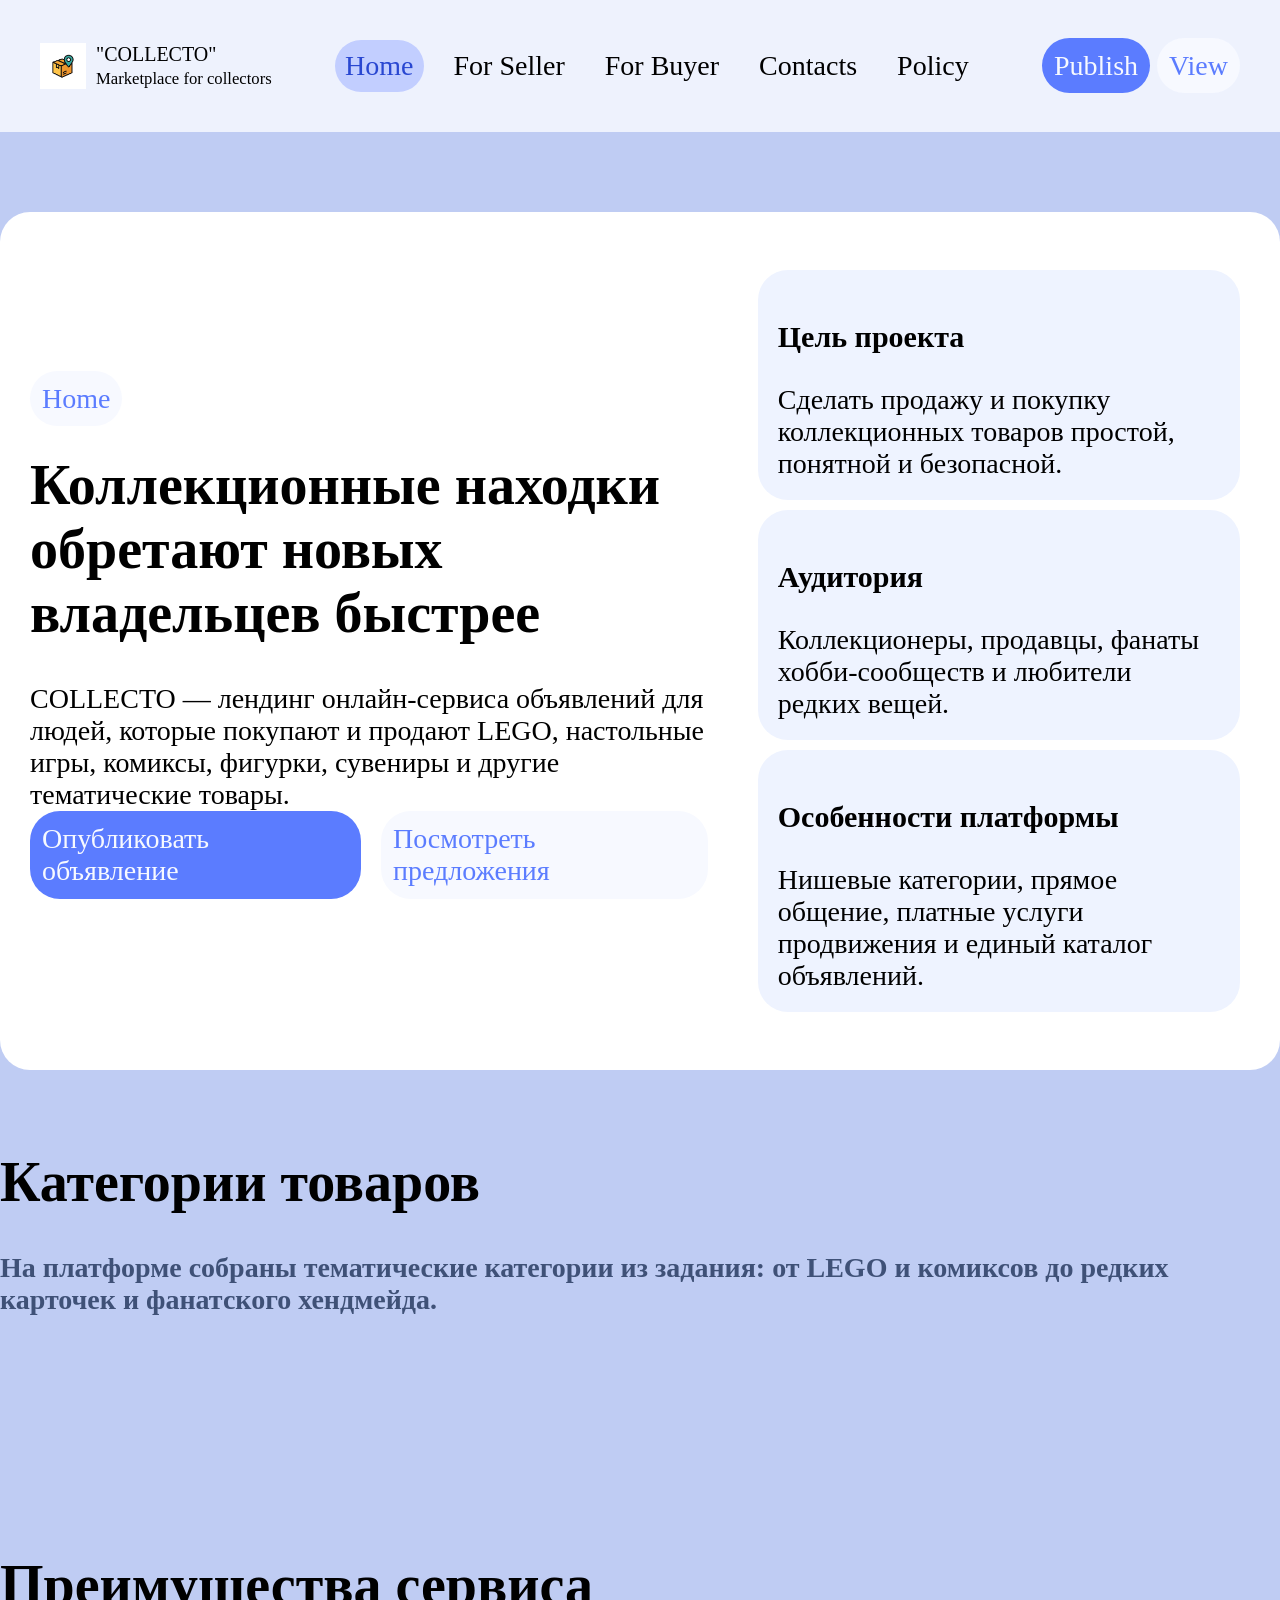
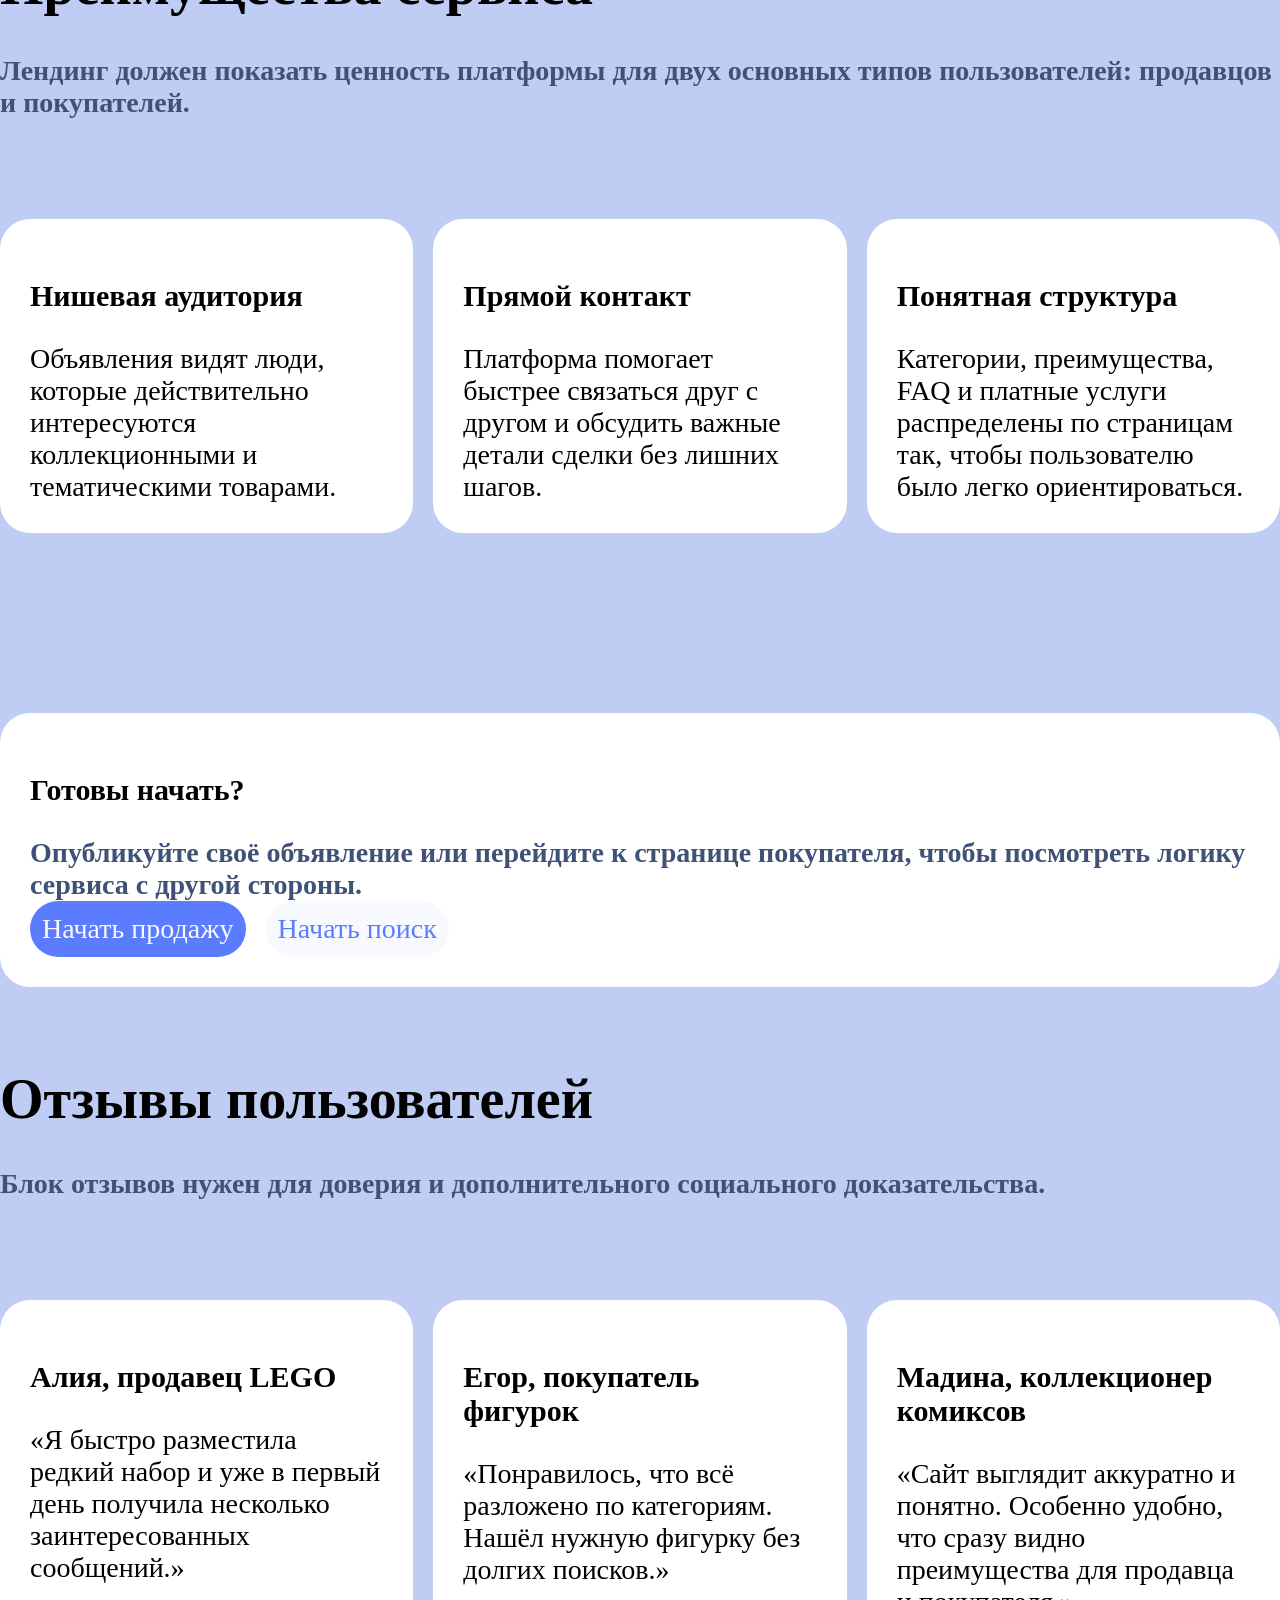
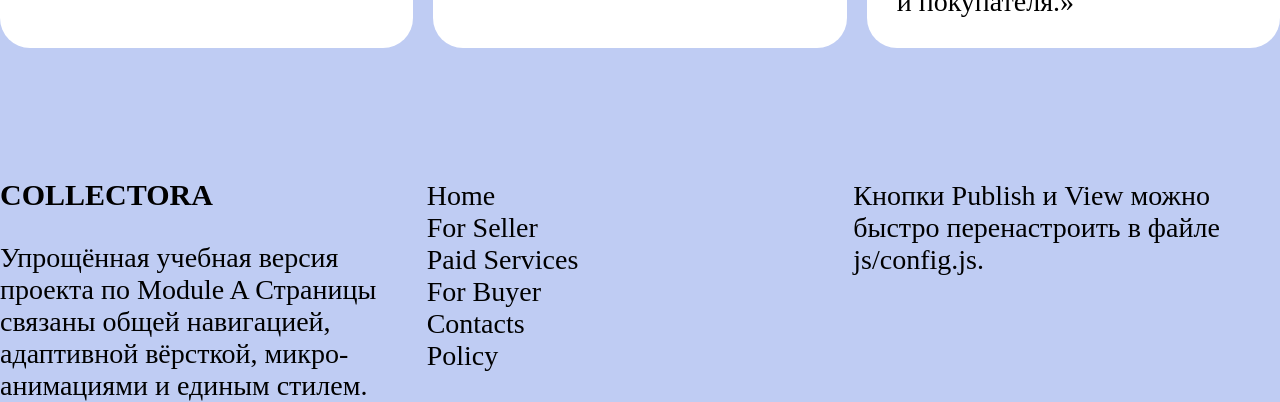
<file: index.html>
<!DOCTYPE html>
<html lang="en">
<head>
    <meta charset="UTF-8">
    <meta name="viewport" content="width=device-width, initial-scale=1.0">
    <title>Document</title>
    <link rel="stylesheet" href="./css/index.css">
</head>
<body data-page="Home">
    <nav class="nav">
            <nav class="logo">
                <img class="logoImg" src="media-files/logo.png" alt="">
                <span>
                    "COLLECTO"
                    <small><br>Marketplace for collectors</small>
                </span>
            </nav>
            <span class="home">
                <a data-page-link="Home" href="index.html">Home</a>
                <a data-page-link="For_Seller" href="1.html">For Seller
                    <li class="H_nav">
                        <a href="1.html"><br>Advantages</a>
                        <a href="4.html"><br>Paid Services</a>
                        <a href="1.html"><br>FAQ</a>
                    </li>
                </a>
                <a data-page-link="For_Buyer" href="3.html">For Buyer</a>
                <a data-page-link="Contacts" href="subscription.html">Contacts</a>
                <a data-page-link="Policy" href="policy.html">Policy</a>
            </span>
            <doubButton>
                <a class="button1" data-role="publish-link" href="1.html">Publish</a>
                <a class="button2" data-role="view-link" href="3.html">View</a>
            </doubButton>
    </nav>
    <div class="seller">
        <div class="table">
            <div>
                <span class="button2">Home</span>
                <h1>Коллекционные находки обретают новых владельцев быстрее</h1>
                <span>COLLECTO — лендинг онлайн-сервиса объявлений для людей, которые покупают и продают LEGO, настольные игры, комиксы, фигурки, сувениры и другие тематические товары.</span>
                <span class="home">
                    <a class="button1">Опубликовать объявление</a>
                    <a class="button2">Посмотреть предложения</a>
                </span>
            </div>
            <aside class="hero-panel">
                <ul>
                    <li class="point">
                        <h3>Цель проекта</h3>
                        <span>Сделать продажу и покупку коллекционных товаров простой, понятной и безопасной.</span>  
                    </li>
                    <li class="point">
                        <h3>Аудитория</h3>
                        <span>Коллекционеры, продавцы, фанаты хобби-сообществ и любители редких вещей.</span>  
                    </li>
                    <li class="point">
                        <h3>Особенности платформы</h3>
                        <span>Нишевые категории, прямое общение, платные услуги продвижения и единый каталог объявлений.</span>  
                    </li>
                </ul>
            </aside>
        </div>
        <div>
        <h1>Категории товаров</h1>
        <b>На платформе собраны тематические категории из задания: от LEGO и комиксов до редких карточек и фанатского хендмейда.</b>
        </div>
        <div class="home">
            <aside class="abc" id="abc">
            
            </aside>
        </div>
        <div>
        <h1>Преимущества сервиса</h1>
        <b>Лендинг должен показать ценность платформы для двух основных типов пользователей: продавцов и покупателей.</b>
        </div>
        <div class="home">
            <aside class="abc2">
                <aside class="table-home">
                    <h3>Нишевая аудитория</h3>
                    <li>Объявления видят люди, которые действительно интересуются коллекционными и тематическими товарами.</li>
                </aside>
                <aside class="table-home">
                    <h3>Прямой контакт</h3>
                    <li>Платформа помогает быстрее связаться друг с другом и обсудить важные детали сделки без лишних шагов.</li>
                </aside>
                <aside class="table-home">
                    <h3>Понятная структура</h3>
                    <li>Категории, преимущества, FAQ и платные услуги распределены по страницам так, чтобы пользователю было легко ориентироваться.</li>
                </aside>
            </aside>
        </div>
        <div class="data-search">
            <h3>Готовы начать?</h3>
            <b>Опубликуйте своё объявление или перейдите к странице покупателя, чтобы посмотреть логику сервиса с другой стороны.</b>
            <span class="home">
                <a class="button1">Начать продажу</a>
                <a class="button2">Начать поиск</a>
            </span>
        </div>
        <div>
        <h1>Отзывы пользователей</h1>
        <b>Блок отзывов нужен для доверия и дополнительного социального доказательства.</b>
        </div>
        <div class="home">
            <aside class="abc2">
                <aside class="table-home">
                    <h3>Алия, продавец LEGO</h3>
                    <li>«Я быстро разместила редкий набор и уже в первый день получила несколько заинтересованных сообщений.»</li>
                </aside>
                <aside class="table-home">
                    <h3>Егор, покупатель фигурок</h3>
                    <li>«Понравилось, что всё разложено по категориям. Нашёл нужную фигурку без долгих поисков.»</li>
                </aside>
                <aside class="table-home">
                    <h3>Мадина, коллекционер комиксов</h3>
                    <li>«Сайт выглядит аккуратно и понятно. Особенно удобно, что сразу видно преимущества для продавца и покупателя.»</li>
                </aside>
            </aside>
        </div>
    </div>
    <div class="abc3">
        <div><h3>COLLECTORA</h3>
            Упрощённая учебная версия проекта по Module A Страницы связаны общей навигацией, адаптивной вёрсткой, микро-анимациями и единым стилем.</div>
        <div>
            <span>Home <br>For Seller <br>Paid Services <br>For Buyer <br>Contacts <br>Policy</span>
        </div>
        <div>Кнопки Publish и View можно быстро перенастроить в файле js/config.js.</div>
    </div>
</body>
</html>
<script defer src="./js/main.js"></script>
</file>
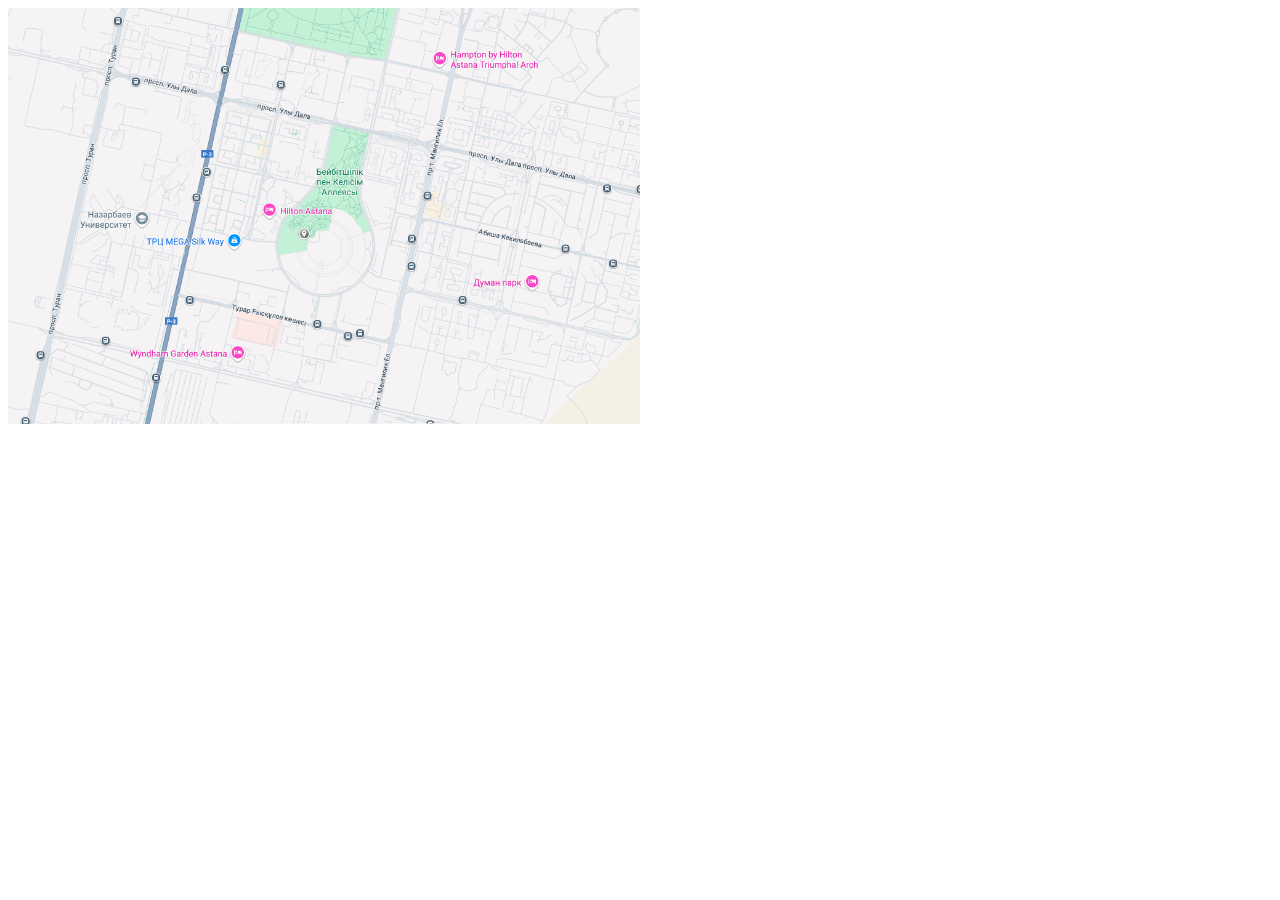
<file: Новая папка/index.html>
<!DOCTYPE html>
<html lang="en">
<head>
    <meta charset="UTF-8">
    <meta name="viewport" content="width=device-width, initial-scale=1.0">
    <title>Document</title>
    <link rel="stylesheet" href="./css/index.css">
</head>
<body>
    <div class="container">
        <img class="spin" id="rotatable" src="../media-files/map.png" alt="">
    </div>
</body>
</html>
<script src="./js/main.js"></script>
</file>
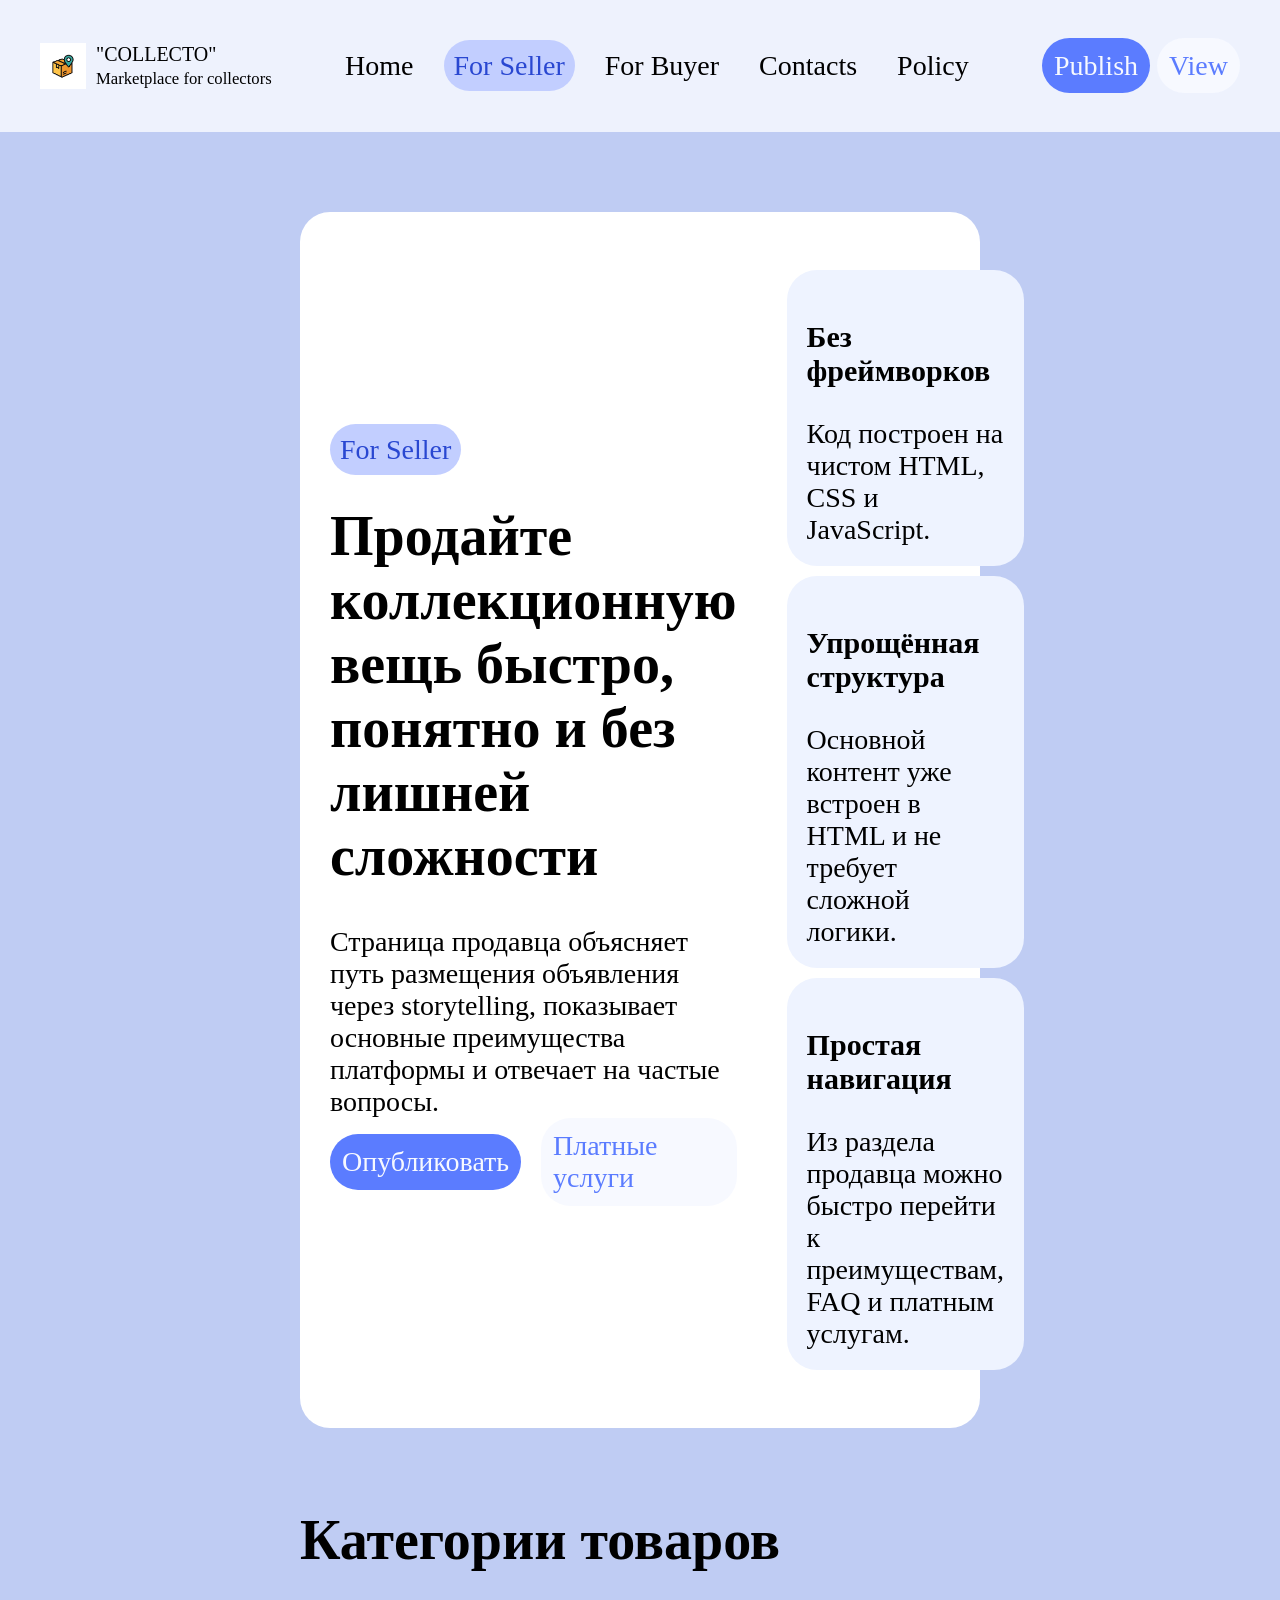
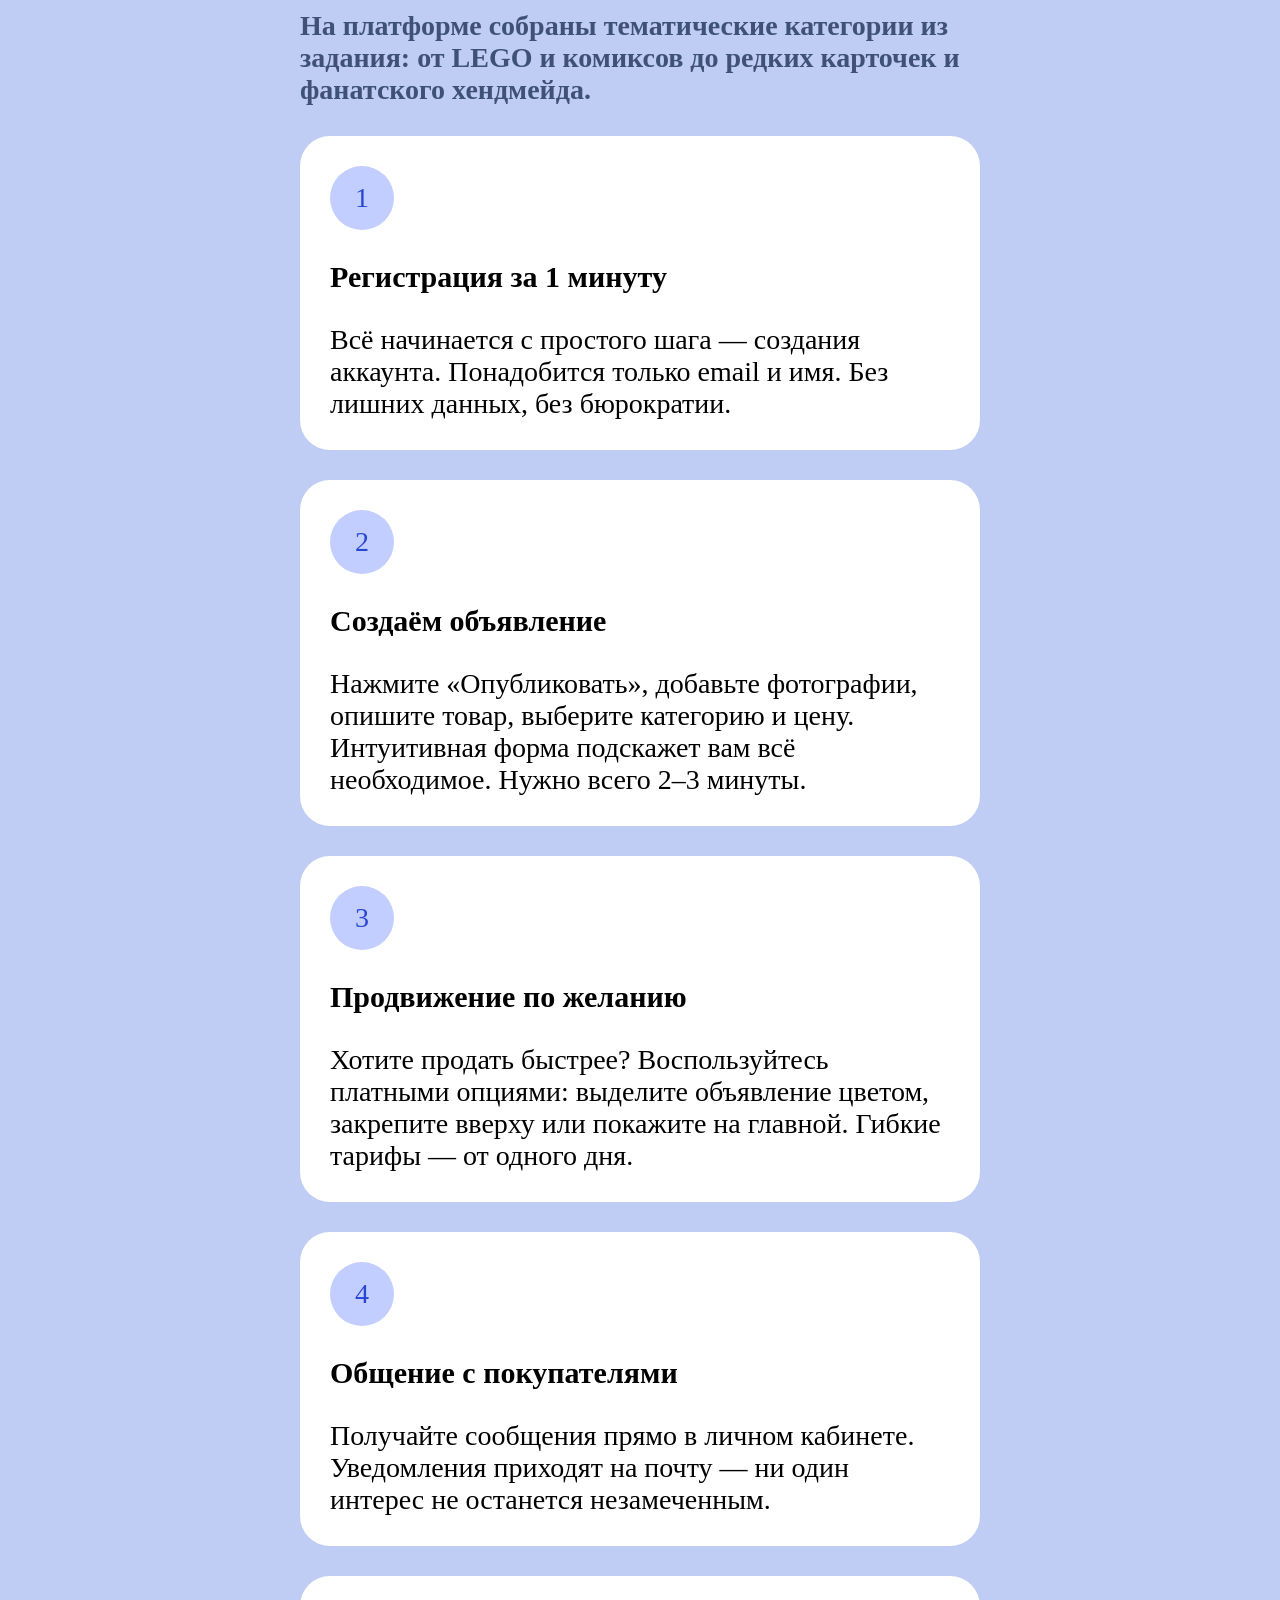
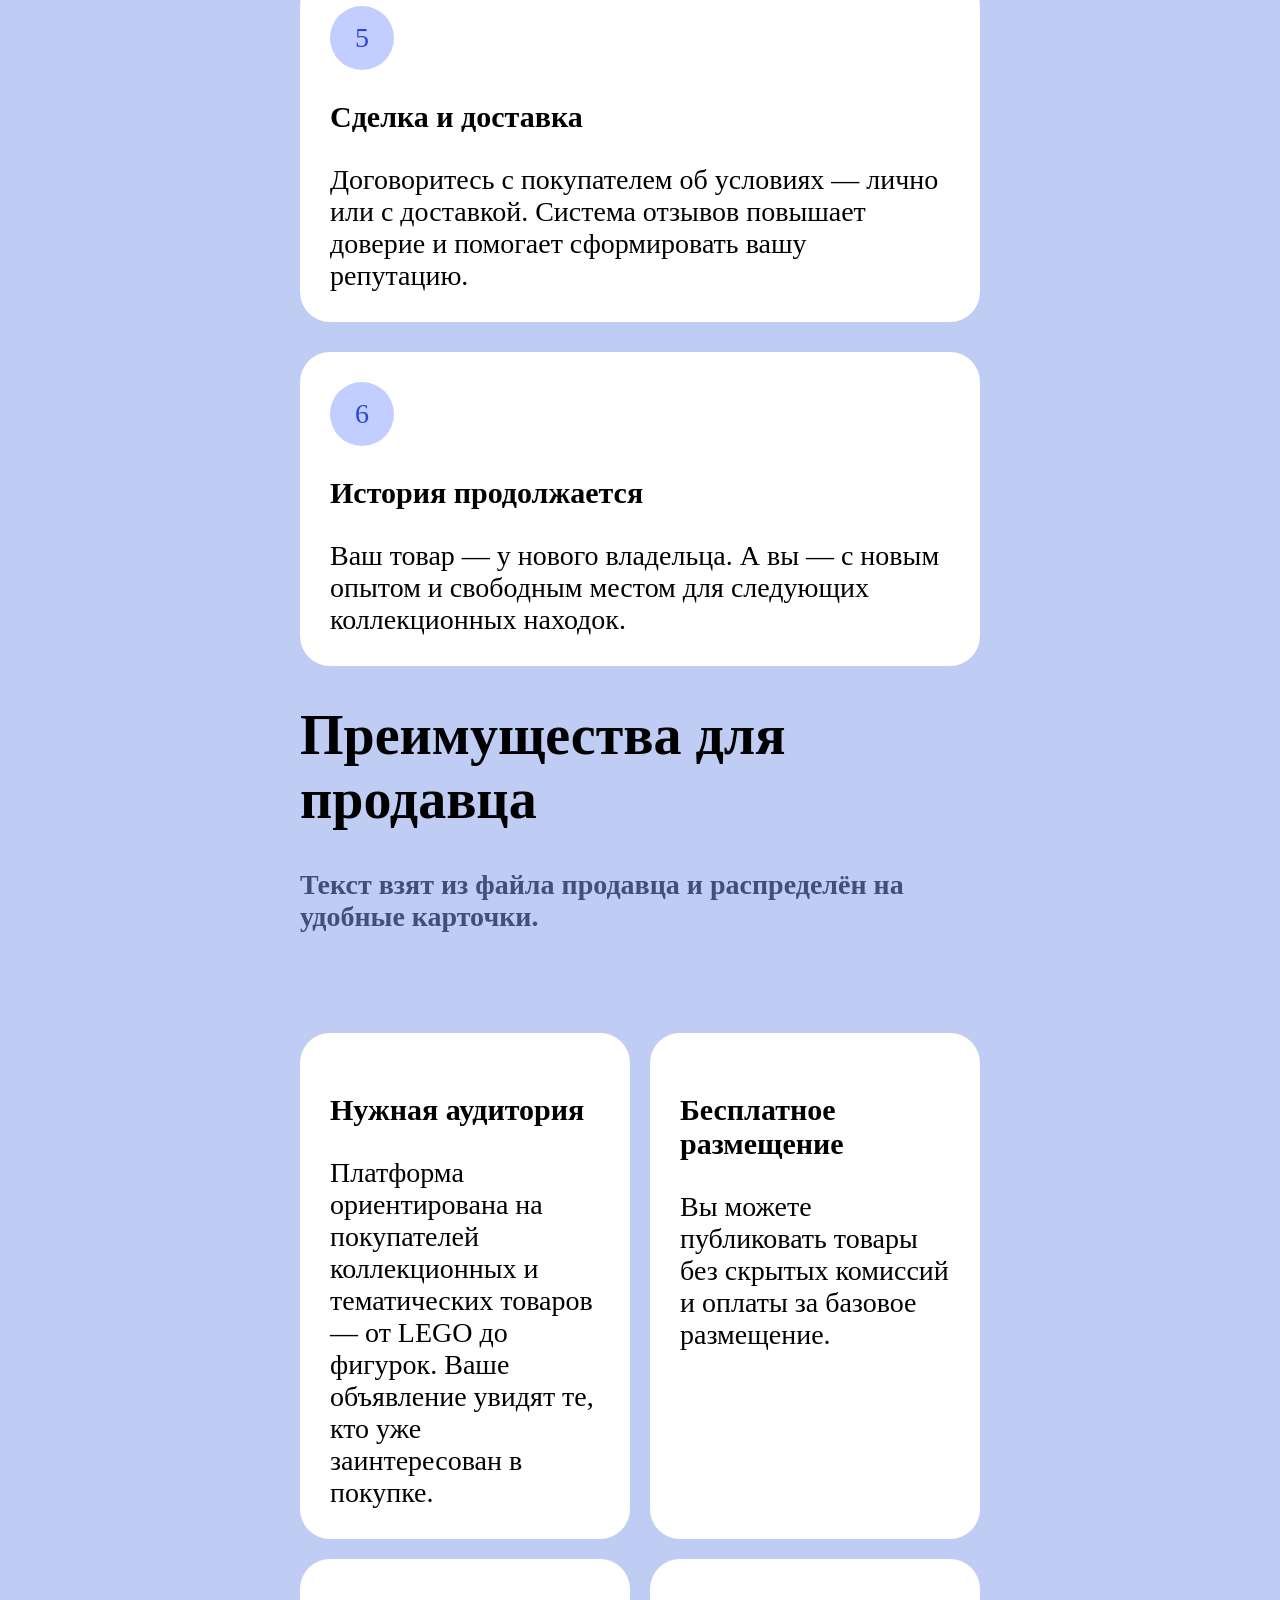
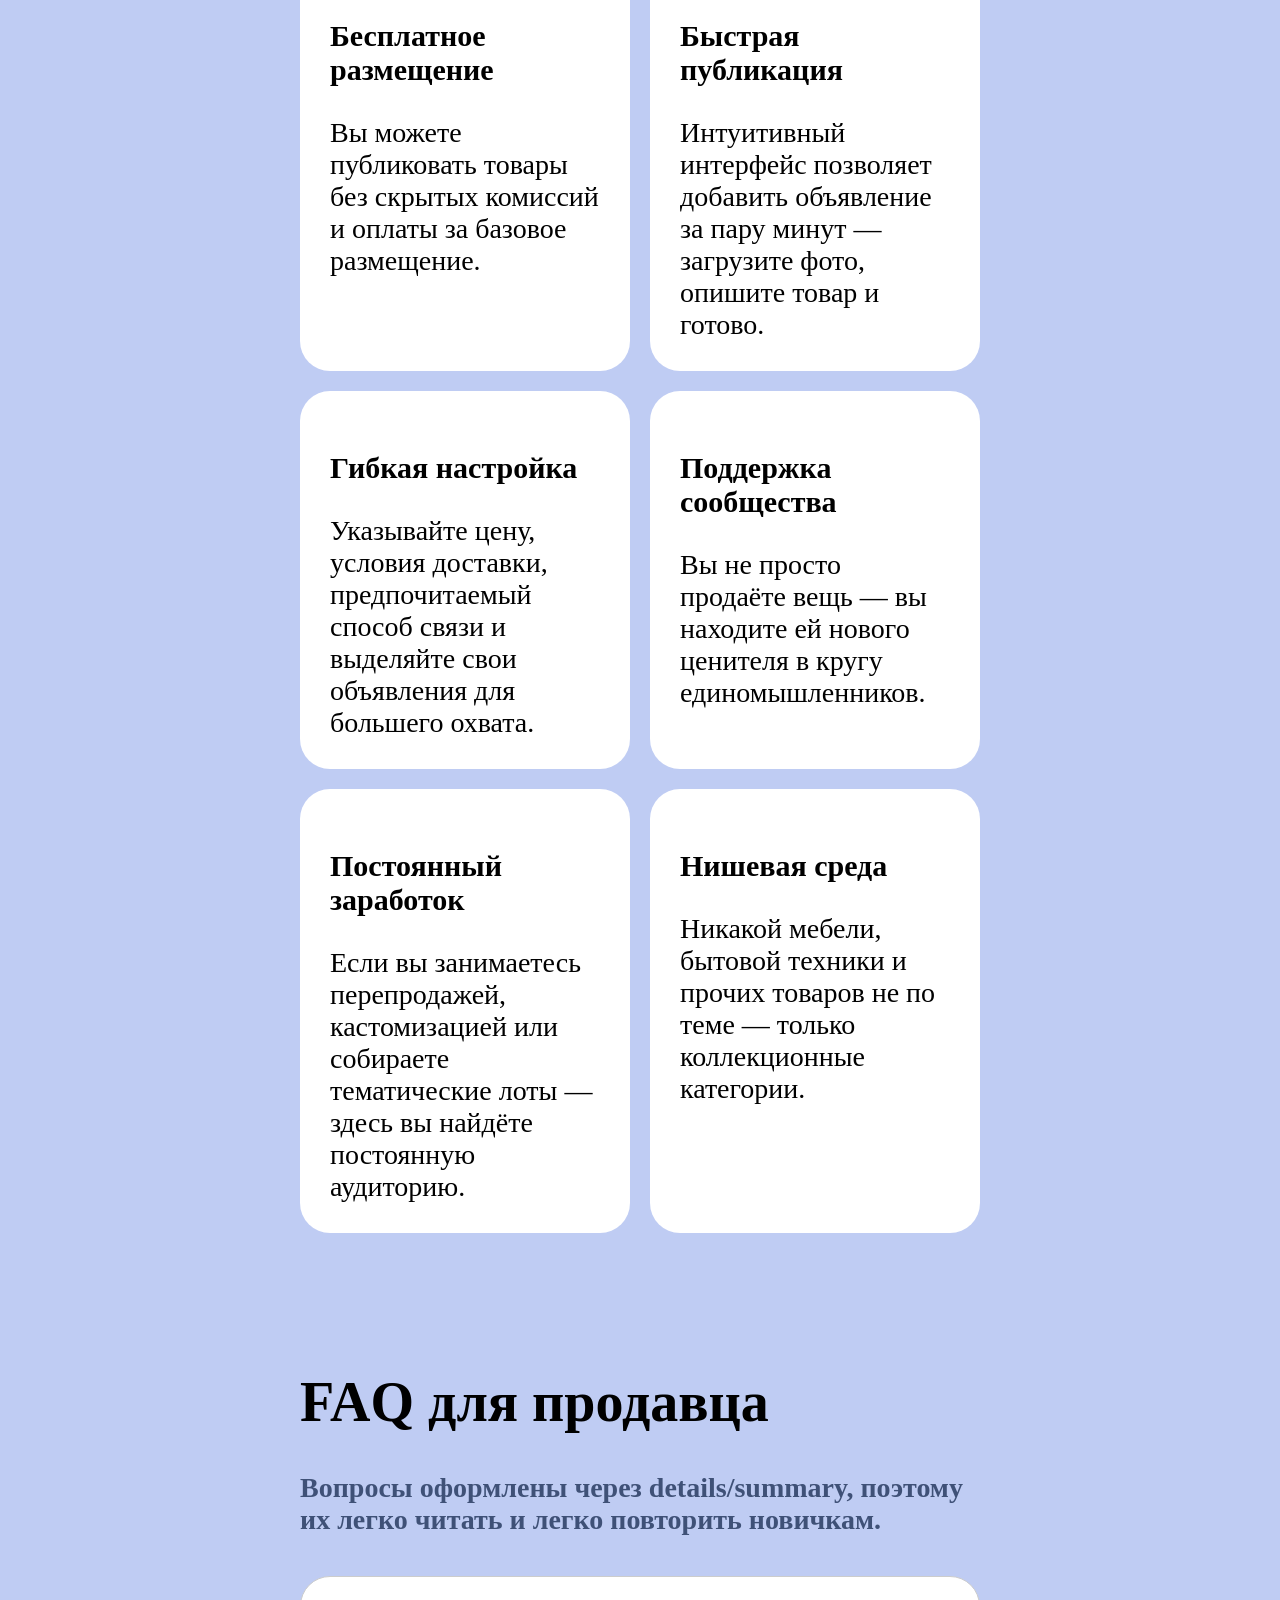
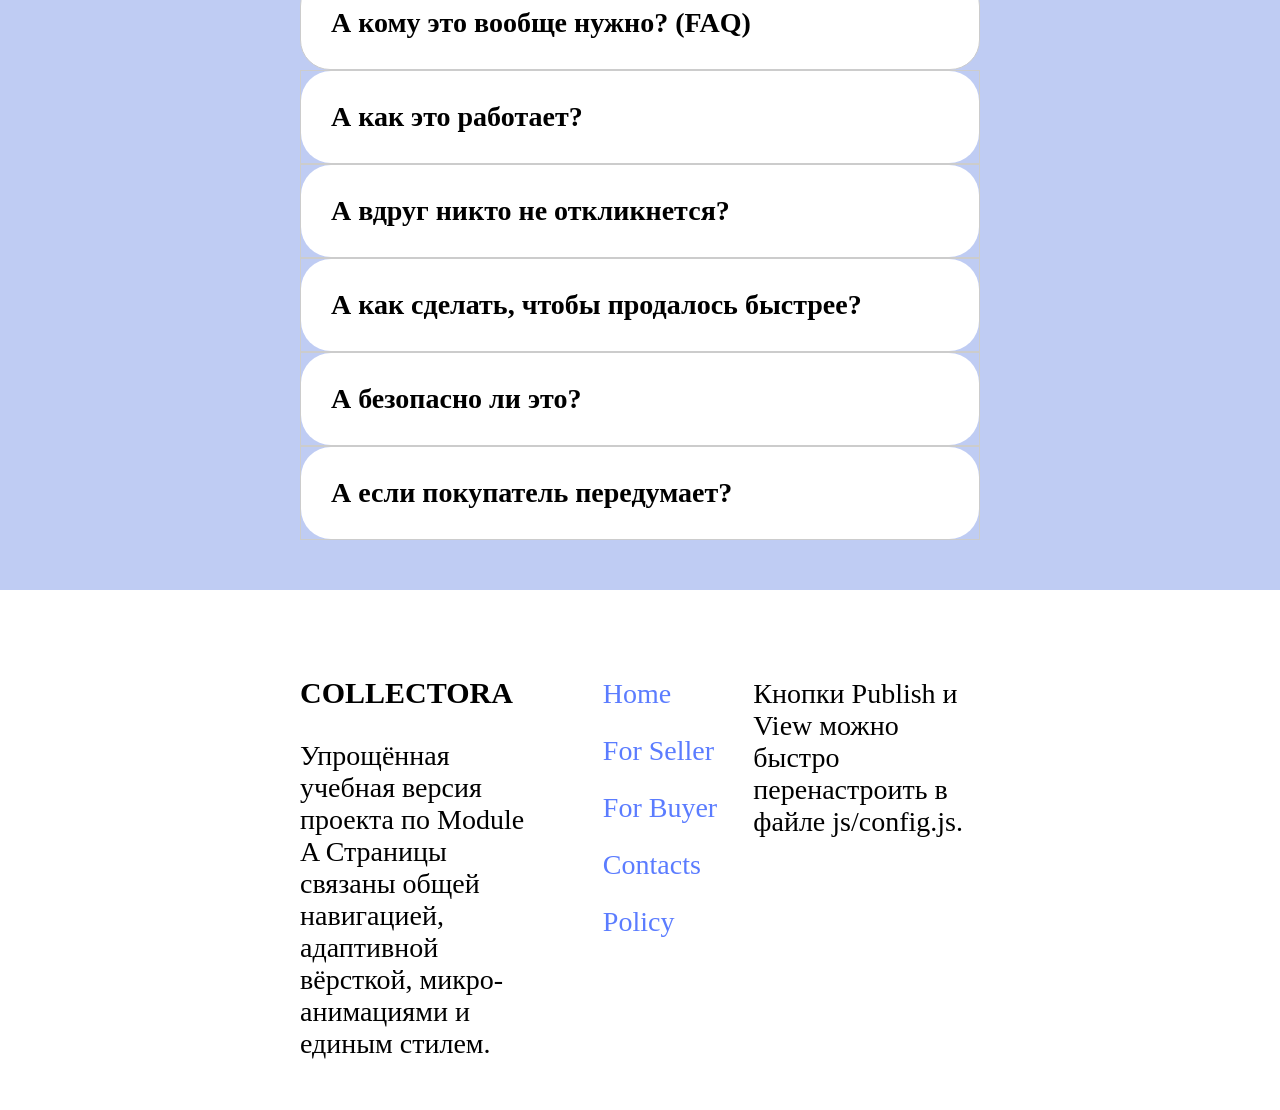
<file: 1.html>
<!DOCTYPE html>
<html lang="en">
<head>
    <meta charset="UTF-8">
    <meta name="viewport" content="width=device-width, initial-scale=1.0">
    <title>Document</title>
    <link rel="stylesheet" href="./css/index.css">
</head>
<body data-page="For_Seller">
    <header class="nav">
            <nav class="logo">
                <img class="logoImg" src="media-files/logo.png" alt="">
                <span>
                    "COLLECTO"
                    <small><br>Marketplace for collectors</small>
                </span>
            </nav>
            <span class="home">
                <a data-page-link="Home" href="Home.html">Home</a>
                <div class="For_Seller">
                    <a data-page-link="For_Seller" id="1.html" href="1.html">For Seller</a>
                    <li class="H_nav">
                        <a href="1.html#premium">Advantages</a>
                        <a href="2.html">Paid Services</a>
                        <a href="1.html#FAQ">FAQ</a>
                    </li>
                </div>
                <a data-page-link="For_Buyer" href="3.html">For Buyer</a>
                <a data-page-link="Contacts" href="subscription.html">Contacts</a>
                <a data-page-link="Policy" href="policy.html">Policy</a>
            </span>
            <doubButton>
                <a class="button1" data-role="publish-link" href="1.html">Publish</a>
                <a class="button2" data-role="view-link" href="3.html">View</a>
            </doubButton>
    </header>
    <main>
        <div class="table">
            <div>
                <span class="active-link">For Seller</span>
                <h1>Продайте коллекционную вещь быстро, понятно и без лишней сложности</h1>
                <span>Страница продавца объясняет путь размещения объявления через storytelling, показывает основные преимущества платформы и отвечает на частые вопросы.</span>
                <span class="home">
                    <a class="button1">Опубликовать</a>
                    <a class="button2">Платные услуги</a>
                </span>
            </div>
            <aside class="hero-panel">
                <ul>
                    <li class="point">
                        <h3>Без фреймворков</h3>
                        <span>Код построен на чистом HTML, CSS и JavaScript.</span>  
                    </li>
                    <li class="point">
                        <h3>Упрощённая структура</h3>
                        <span>Основной контент уже встроен в HTML и не требует сложной логики.</span>  
                    </li>
                    <li class="point">
                        <h3>Простая навигация</h3>
                        <span>Из раздела продавца можно быстро перейти к преимуществам, FAQ и платным услугам.</span>  
                    </li>
                </ul>
            </aside>
        </div>
        <div class="column">
            <div>
            <h1>Категории товаров</h1>
            <b>На платформе собраны тематические категории из задания: от LEGO и комиксов до редких карточек и фанатского хендмейда.</b>
            </div>
            <div class="table-home-column">
                <span class="numbering">1</span>
                <h3>Регистрация за 1 минуту</h3>
                <span>Всё начинается с простого шага — создания аккаунта. Понадобится только email и имя. Без лишних данных, без бюрократии.</span>
            </div>
            <div class="table-home-column">
                <span class="numbering">2</span>
                <h3>Создаём объявление</h3>
                <span>Нажмите «Опубликовать», добавьте фотографии, опишите товар, выберите категорию и цену. Интуитивная форма подскажет вам всё необходимое. Нужно всего 2–3 минуты.</span>
            </div>
            <div class="table-home-column">
                <span class="numbering">3</span>
                <h3>Продвижение по желанию</h3>
                <span>Хотите продать быстрее? Воспользуйтесь платными опциями: выделите объявление цветом, закрепите вверху или покажите на главной. Гибкие тарифы — от одного дня.</span>
            </div>
            <div class="table-home-column">
                <span class="numbering">4</span>
                <h3>Общение с покупателями</h3>
                <span>Получайте сообщения прямо в личном кабинете. Уведомления приходят на почту — ни один интерес не останется незамеченным.</span>
            </div>
            <div class="table-home-column">
                <span class="numbering">5</span>
                <h3>Сделка и доставка</h3>
                <span>Договоритесь с покупателем об условиях — лично или с доставкой. Система отзывов повышает доверие и помогает сформировать вашу репутацию.</span>
            </div>
            <div class="table-home-column">
                <span class="numbering">6</span>
                <h3>История продолжается</h3>
                <span>Ваш товар — у нового владельца. А вы — с новым опытом и свободным местом для следующих коллекционных находок.</span>
            </div>
        </div>
        <div id="premium">
            <h1>Преимущества для продавца</h1>
            <b>Текст взят из файла продавца и распределён на удобные карточки.</b>
        </div>
        <div class="home">
            <aside class="abc" id="abc">
                <article class="table-home">
                    <h3>Нужная аудитория</h3>
                    <li>Платформа ориентирована на покупателей коллекционных и тематических товаров — от LEGO до фигурок. Ваше объявление увидят те, кто уже заинтересован в покупке.</li>
                </article>
                <article class="table-home">
                    <h3>Бесплатное размещение</h3>
                    <li>Вы можете публиковать товары без скрытых комиссий и оплаты за базовое размещение.</li>
                </article>
                <article class="table-home">
                    <h3>Бесплатное размещение</h3>
                    <li>Вы можете публиковать товары без скрытых комиссий и оплаты за базовое размещение.</li>
                </article>
                <article class="table-home">
                    <h3>Быстрая публикация</h3>
                    <li>Интуитивный интерфейс позволяет добавить объявление за пару минут — загрузите фото, опишите товар и готово.</li>
                </article>
                <article class="table-home">
                    <h3>Гибкая настройка</h3>
                    <li>Указывайте цену, условия доставки, предпочитаемый способ связи и выделяйте свои объявления для большего охвата.</li>
                </article>
                <article class="table-home">
                    <h3>Поддержка сообщества</h3>
                    <li>Вы не просто продаёте вещь — вы находите ей нового ценителя в кругу единомышленников.</li>
                </article>
                <article class="table-home">
                    <h3>Постоянный заработок</h3>
                    <li>Если вы занимаетесь перепродажей, кастомизацией или собираете тематические лоты — здесь вы найдёте постоянную аудиторию.</li>
                </article>
                <article class="table-home">
                    <h3>Нишевая среда</h3>
                    <li>Никакой мебели, бытовой техники и прочих товаров не по теме — только коллекционные категории.</li>
                </article>
            </aside>
        </div>
        <div id="FAQ">
            <h1>FAQ для продавца</h1>
            <b>Вопросы оформлены через details/summary, поэтому их легко читать и легко повторить новичкам.</b>
        </div>
        <div class="questions">
            <details class="table-home">
                <summary>А кому это вообще нужно? (FAQ)</summary>
                <p>Людям, которым ваш товар или услуга действительно может пригодиться. Вы удивитесь, сколько вещей лежат без дела, хотя кто-то уже ищет именно это.</p>
            </details>
            <details>
                <summary class="table-home">А как это работает?</summary>
                <p>Вы размещаете объявление с описанием и фотографиями. Люди видят его, связываются с вами, и вы договариваетесь о передаче и оплате. Всё просто и по делу.</p>
            </details>
            <details>
                <summary class="table-home">А вдруг никто не откликнется?</summary>
                <p>Главное — хорошо описать товар и поставить адекватную цену. Обычно интерес появляется довольно быстро, особенно если вещь востребованная.</p>
            </details>
            <details>
                <summary class="table-home">А как сделать, чтобы продалось быстрее?</summary>
                <p>Качественные фотографии, честное описание, разумная цена и быстрая реакция на сообщения — это залог успеха. Люди ценят вежливость и открытость.</p>
            </details>
            <details>
                <summary class="table-home">А безопасно ли это?</summary>
                <p>Если соблюдать базовые меры предосторожности — вполне. Встречайтесь в людных местах, не передавайте товар до оплаты и не соглашайтесь на странные условия.</p>
            </details>
            <details>
                <summary class="table-home">А если покупатель передумает?</summary>
                <p>Такое случается. Просто двигайтесь дальше — обычно вскоре появляется кто-то, кто действительно заинтересован.</p>
            </details>
        </div>
    </main>
    <footer class="seller-end">
        <div class="abc3">
            <div>
                <div><h3>COLLECTORA</h3>
                Упрощённая учебная версия проекта по Module A Страницы связаны общей навигацией, адаптивной вёрсткой, микро-анимациями и единым стилем.</div>
            </div>
            <ul class="nav-end">
                <a href="index.html">Home</a>
                <a href="1.html">For Seller</a>
                <a href="3.html">For Buyer</a>
                <a href="subscription.html">Contacts</a>
                <a href="policy.html">Policy</a>
            </ul>
            <div>Кнопки Publish и View можно быстро перенастроить в файле js/config.js.</div>
        </div>
    </footer>
</body>
</html>
<script defer src="./js/main.js "></script>
</file>
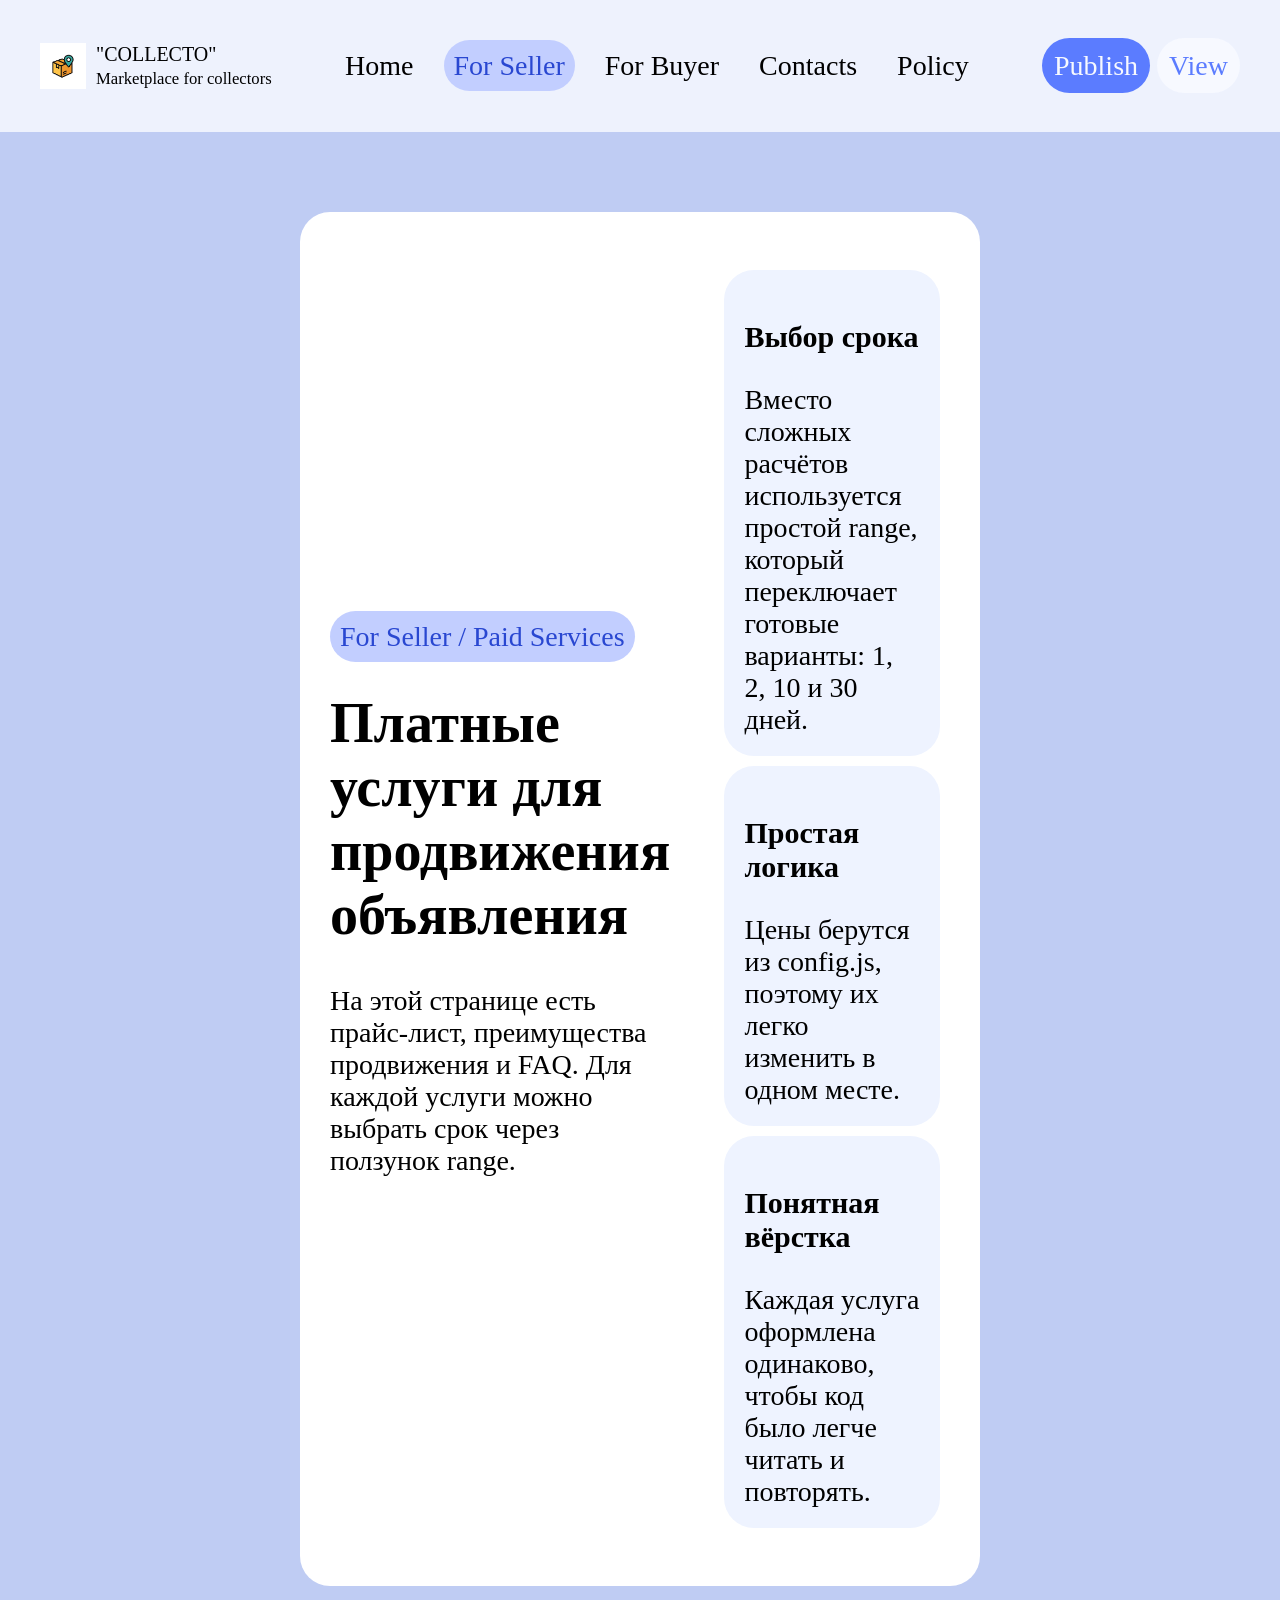
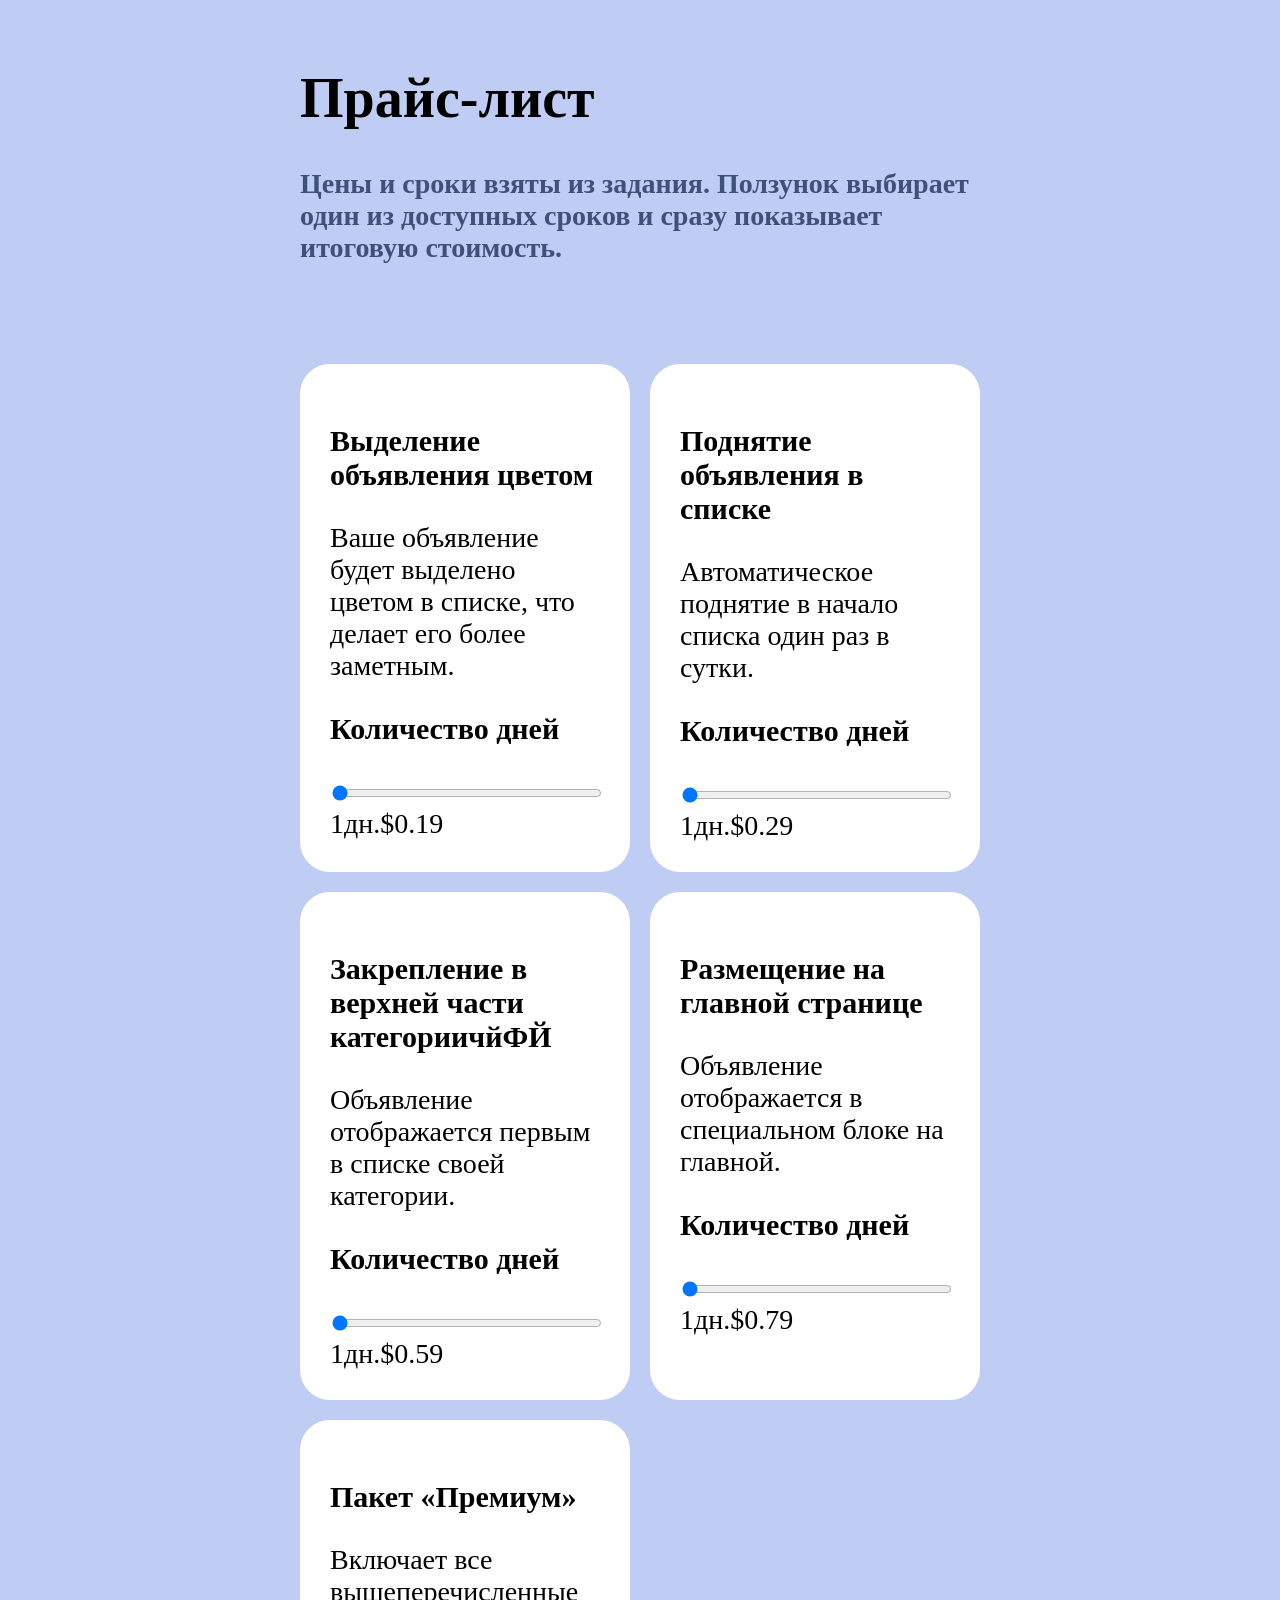
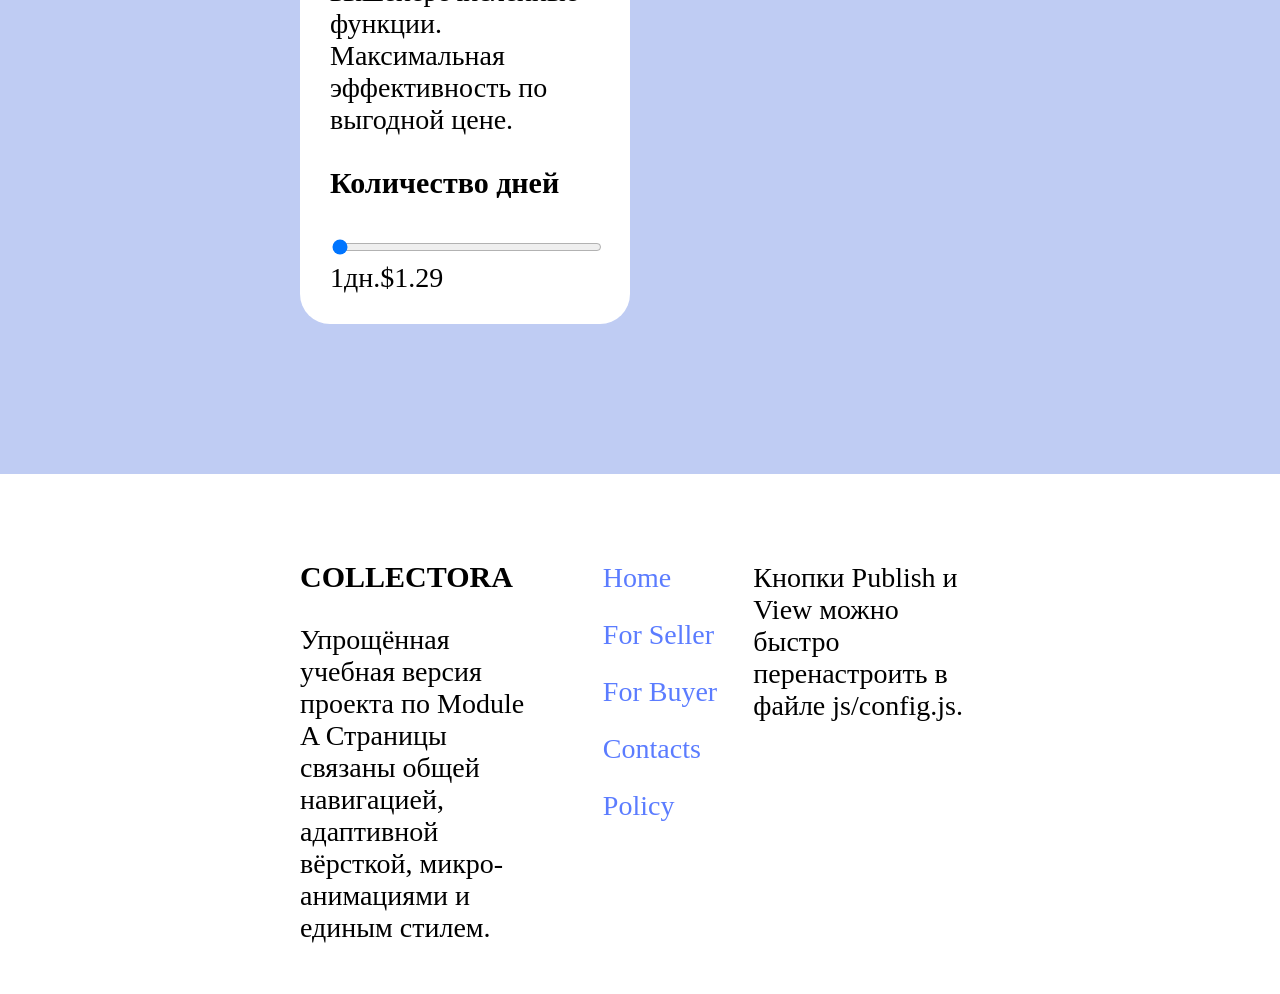
<file: 2.html>
<!DOCTYPE html>
<html lang="en">
<head>
    <meta charset="UTF-8">
    <meta name="viewport" content="width=device-width, initial-scale=1.0">
    <title>Document</title>
    <link rel="stylesheet" href="./css/index.css">
</head>
<body data-page="For_Seller">
    <header class="nav">
            <nav class="logo">
                <img class="logoImg" src="media-files/logo.png" alt="">
                <span>
                    "COLLECTO"
                    <small><br>Marketplace for collectors</small>
                </span>
            </nav>
            <span class="home">
                <a data-page-link="Home" href="Home.html">Home</a>
                <div class="For_Seller">
                    <a data-page-link="For_Seller" href="1.html">For Seller</a>
                    <li class="H_nav">
                        <a href="1.html#premium">Advantages</a>
                        <a href="2.html">Paid Services</a>
                        <a href="1.html#FAQ">FAQ</a>
                    </li>
                </div>
                <a data-page-link="For_Buyer" href="3.html">For Buyer</a>
                <a data-page-link="Contacts" href="subscription.html">Contacts</a>
                <a data-page-link="Policy" href="policy.html">Policy</a>
            </span>
            <doubButton>
                <a class="button1" data-role="publish-link" href="1.html">Publish</a>
                <a class="button2" data-role="view-link" href="3.html">View</a>
            </doubButton>
    </header>
    <main>
        <div class="table">
            <div>
                <span class="active-link">For Seller / Paid Services</span>
                <h1>Платные услуги для продвижения объявления</h1>
                <span>На этой странице есть прайс-лист, преимущества продвижения и FAQ. Для каждой услуги можно выбрать срок через ползунок range.</span>
            </div>
            <aside class="hero-panel">
                <ul>
                    <li class="point">
                        <h3>Выбор срока</h3>
                        <span>Вместо сложных расчётов используется простой range, который переключает готовые варианты: 1, 2, 10 и 30 дней.</span>  
                    </li>
                    <li class="point">
                        <h3>Простая логика</h3>
                        <span>Цены берутся из config.js, поэтому их легко изменить в одном месте.</span>  
                    </li>
                    <li class="point">
                        <h3>Понятная вёрстка</h3>
                        <span>Каждая услуга оформлена одинаково, чтобы код было легче читать и повторять.</span>  
                    </li>
                </ul>
            </aside>
        </div>
        <div>
        <h1>Прайс-лист</h1>
        <b>Цены и сроки взяты из задания. Ползунок выбирает один из доступных сроков и сразу показывает итоговую стоимость.</b>
        </div>
        <div class="home">
            <aside class="abc" id="abc">
                <article class="table-home" data-service="highlight">
                    <h3>Выделение объявления цветом</h3>
                    <li>Ваше объявление будет выделено цветом в списке, что делает его более заметным.</li>
                    <h3>Количество дней</h3>    
                    <div>
                        <input class="highlight" type="range" min="0" max="3"step="1" value="0">
                        <div class="range-meta"><span class="price-days" data-days-output></span><span class="price-total" data-price-output></span></div>
                    </div>
                </article>
                <article class="table-home" data-service="raise">
                    <h3>Поднятие объявления в списке</h3>
                    <li>Автоматическое поднятие в начало списка один раз в сутки.</li>
                    <h3>Количество дней</h3>    
                    <div>
                        <input class="highlight" type="range" min="0" max="3"step="1" value="0">
                        <div class="range-meta"><span class="price-days" data-days-output></span><span class="price-total" data-price-output></span></div>
                    </div>
                </article>
                <article class="table-home" data-service="pin">
                    <h3>Закрепление в верхней части категориичйФЙ</h3>
                    <li>Объявление отображается первым в списке своей категории.</li>
                    <h3>Количество дней</h3>    
                    <div>
                        <input class="highlight" type="range" min="0" max="3"step="1" value="0">
                        <div class="range-meta"><span class="price-days" data-days-output></span><span class="price-total" data-price-output></span></div>
                    </div>
                </article>
                <article class="table-home" data-service="home">
                    <h3>Размещение на главной странице</h3>
                    <li>Объявление отображается в специальном блоке на главной.</li>
                    <h3>Количество дней</h3>    
                    <div>
                        <input class="highlight" type="range" min="0" max="3"step="1" value="0">
                        <div class="range-meta"><span class="price-days" data-days-output></span><span class="price-total" data-price-output></span></div>
                    </div>
                </article>
                <article class="table-home" data-service="premium">
                    <h3>Пакет «Премиум»</h3>
                    <li>Включает все вышеперечисленные функции. Максимальная эффективность по выгодной цене.</li>
                    <h3>Количество дней</h3>    
                    <div>
                        <input class="highlight" type="range" min="0" max="3"step="1" value="0">
                        <div class="range-meta"><span class="price-days" data-days-output></span><span class="price-total" data-price-output></span></div>
                    </div>
                </article>
            </aside>
        </div>
    </main>
    <footer class="seller-end">
        <div class="abc3">
            <div>
                <div><h3>COLLECTORA</h3>
                Упрощённая учебная версия проекта по Module A Страницы связаны общей навигацией, адаптивной вёрсткой, микро-анимациями и единым стилем.</div>
            </div>
            <ul class="nav-end">
                <a href="index.html">Home</a>
                <a href="1.html">For Seller</a>
                <a href="3.html">For Buyer</a>
                <a href="subscription.html">Contacts</a>
                <a href="policy.html">Policy</a>
            </ul>
            <div>Кнопки Publish и View можно быстро перенастроить в файле js/config.js.</div>
        </div>
    </footer>
</body>
</html>
<script defer src="./js/config.js"></script>
<script defer src="./js/main.js"></script>
</file>
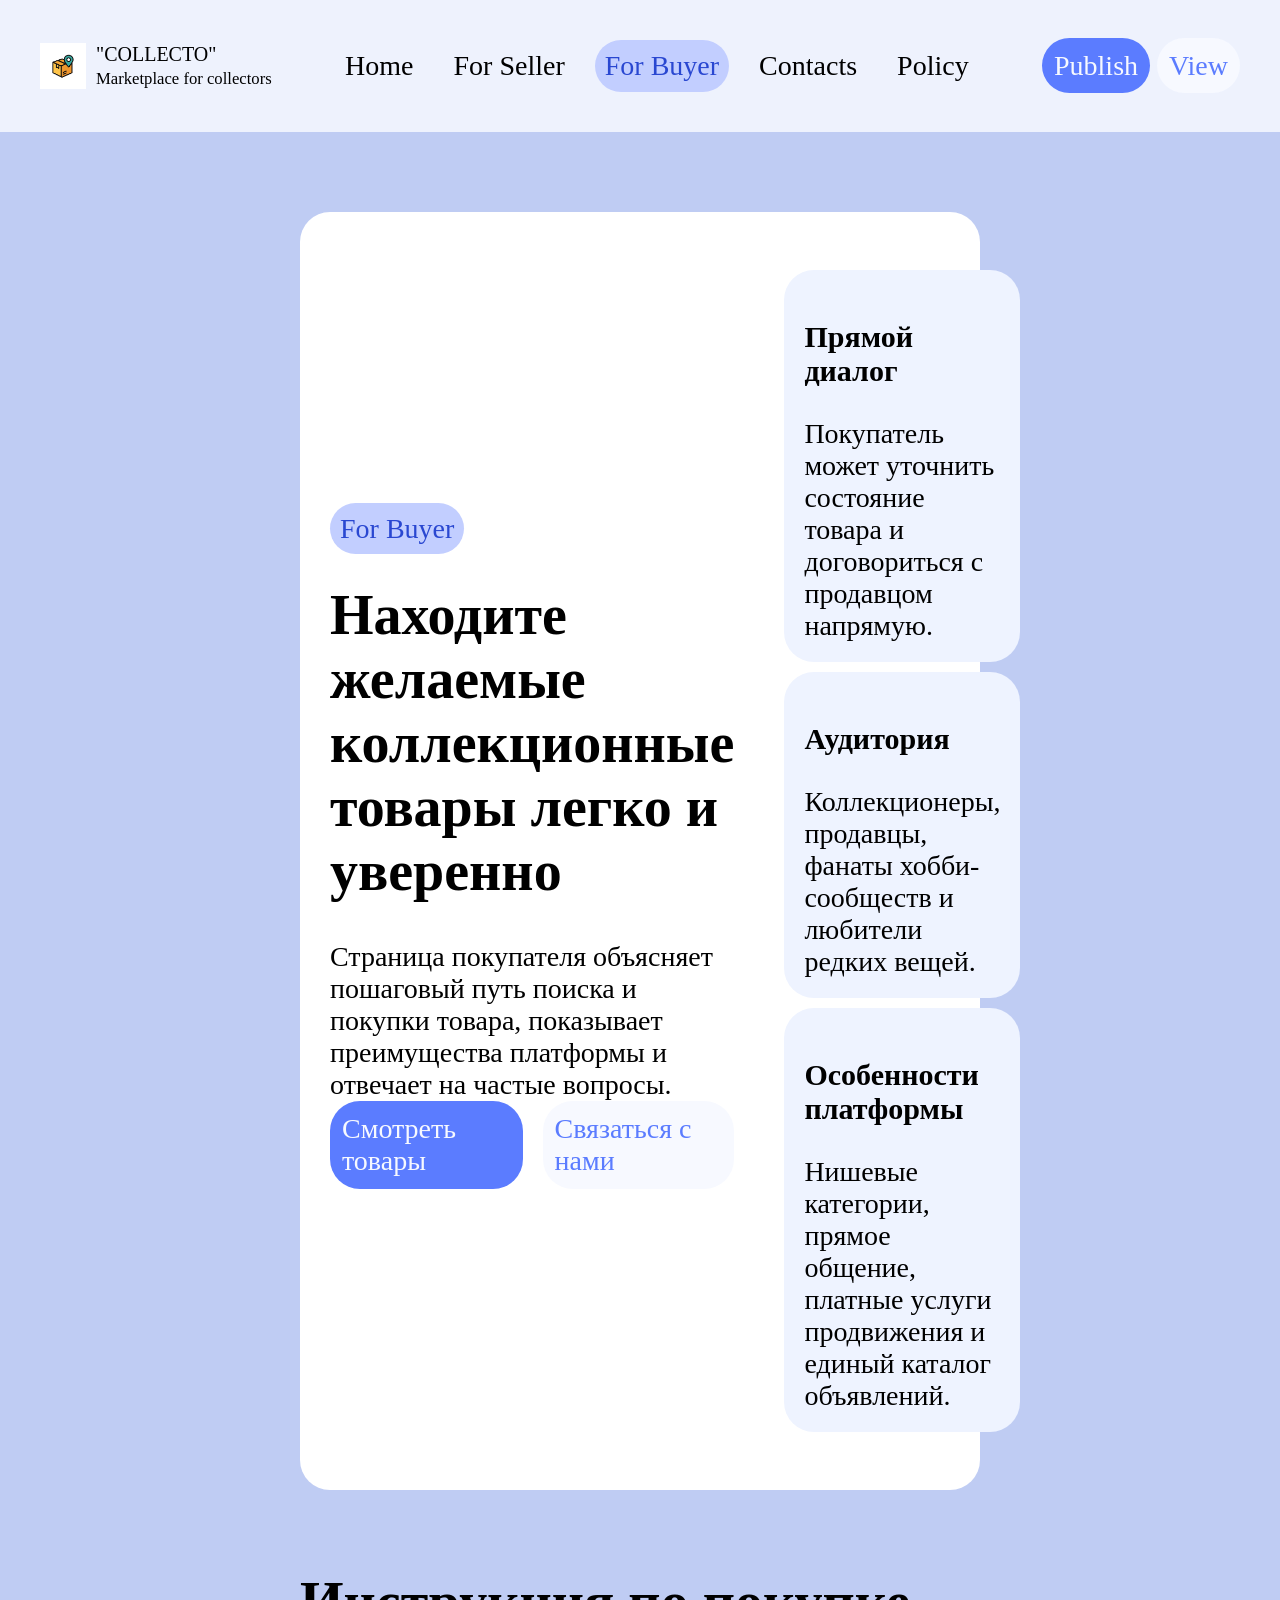
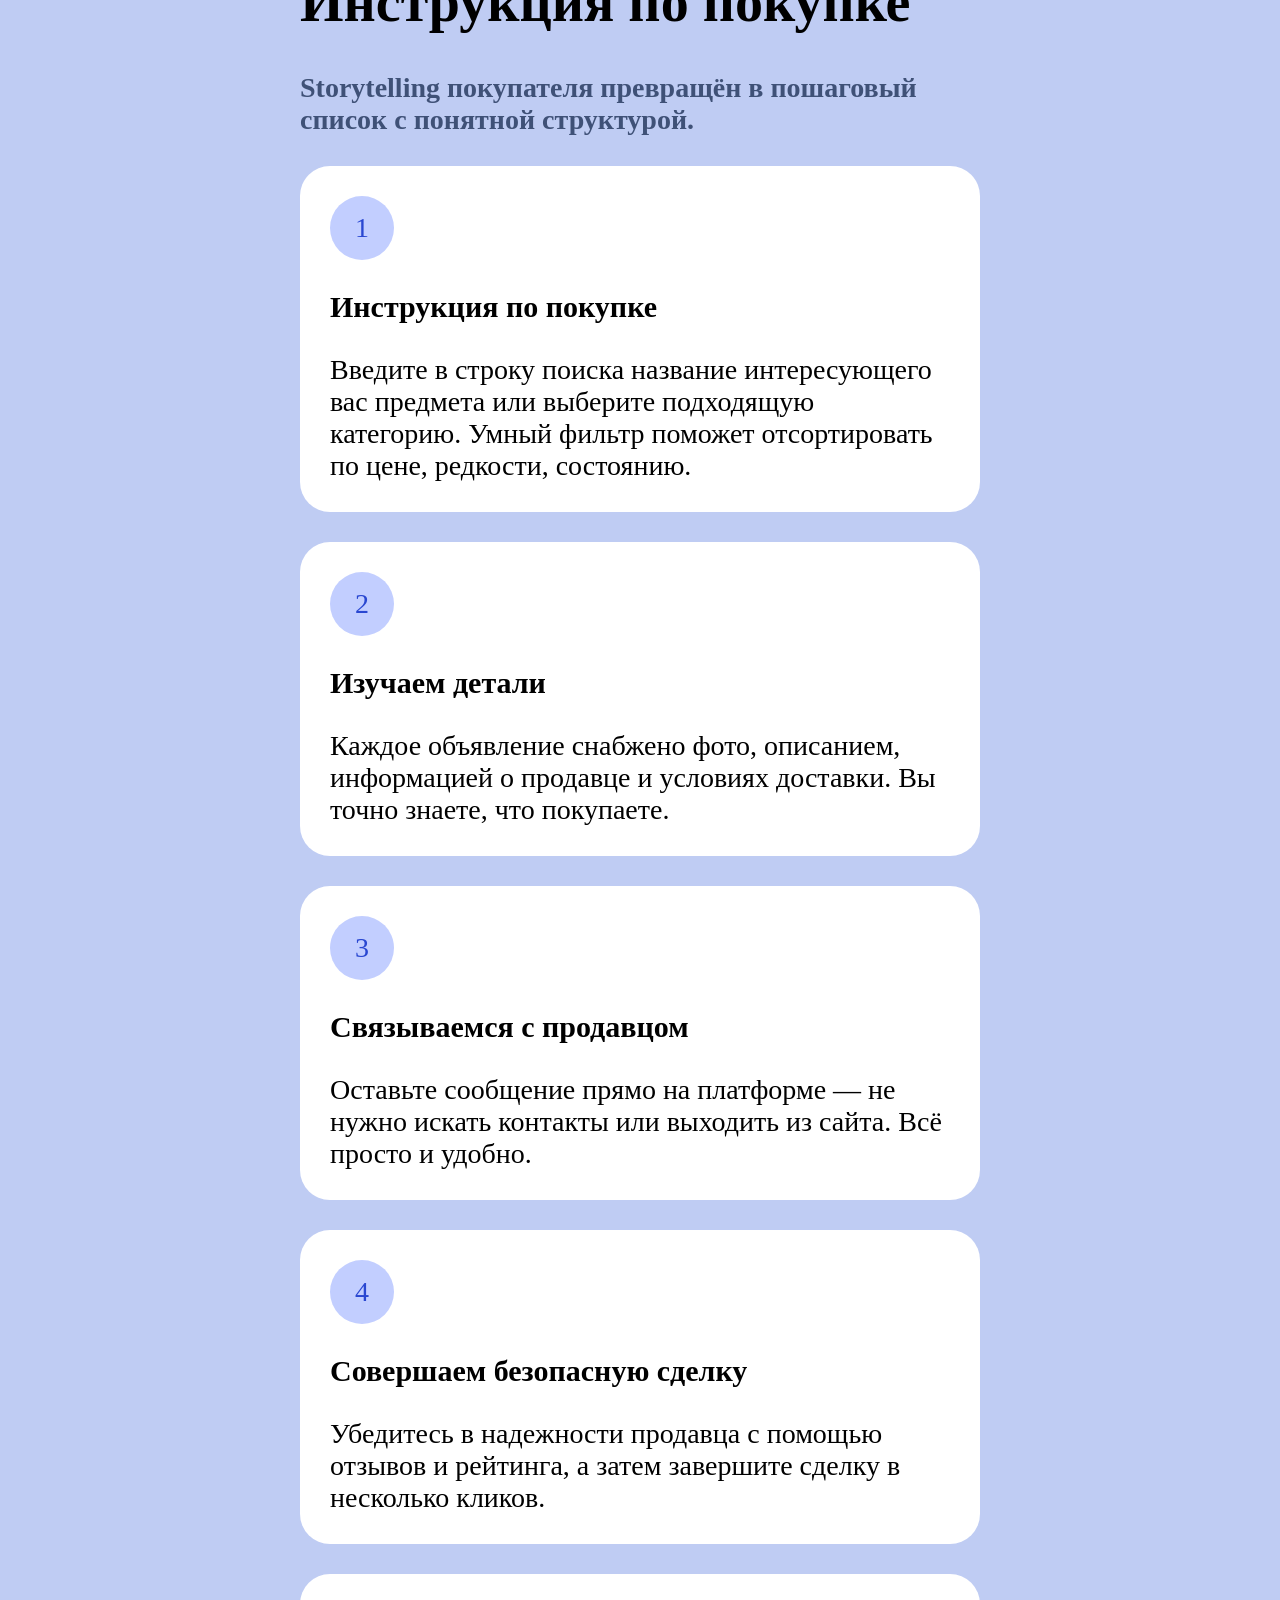
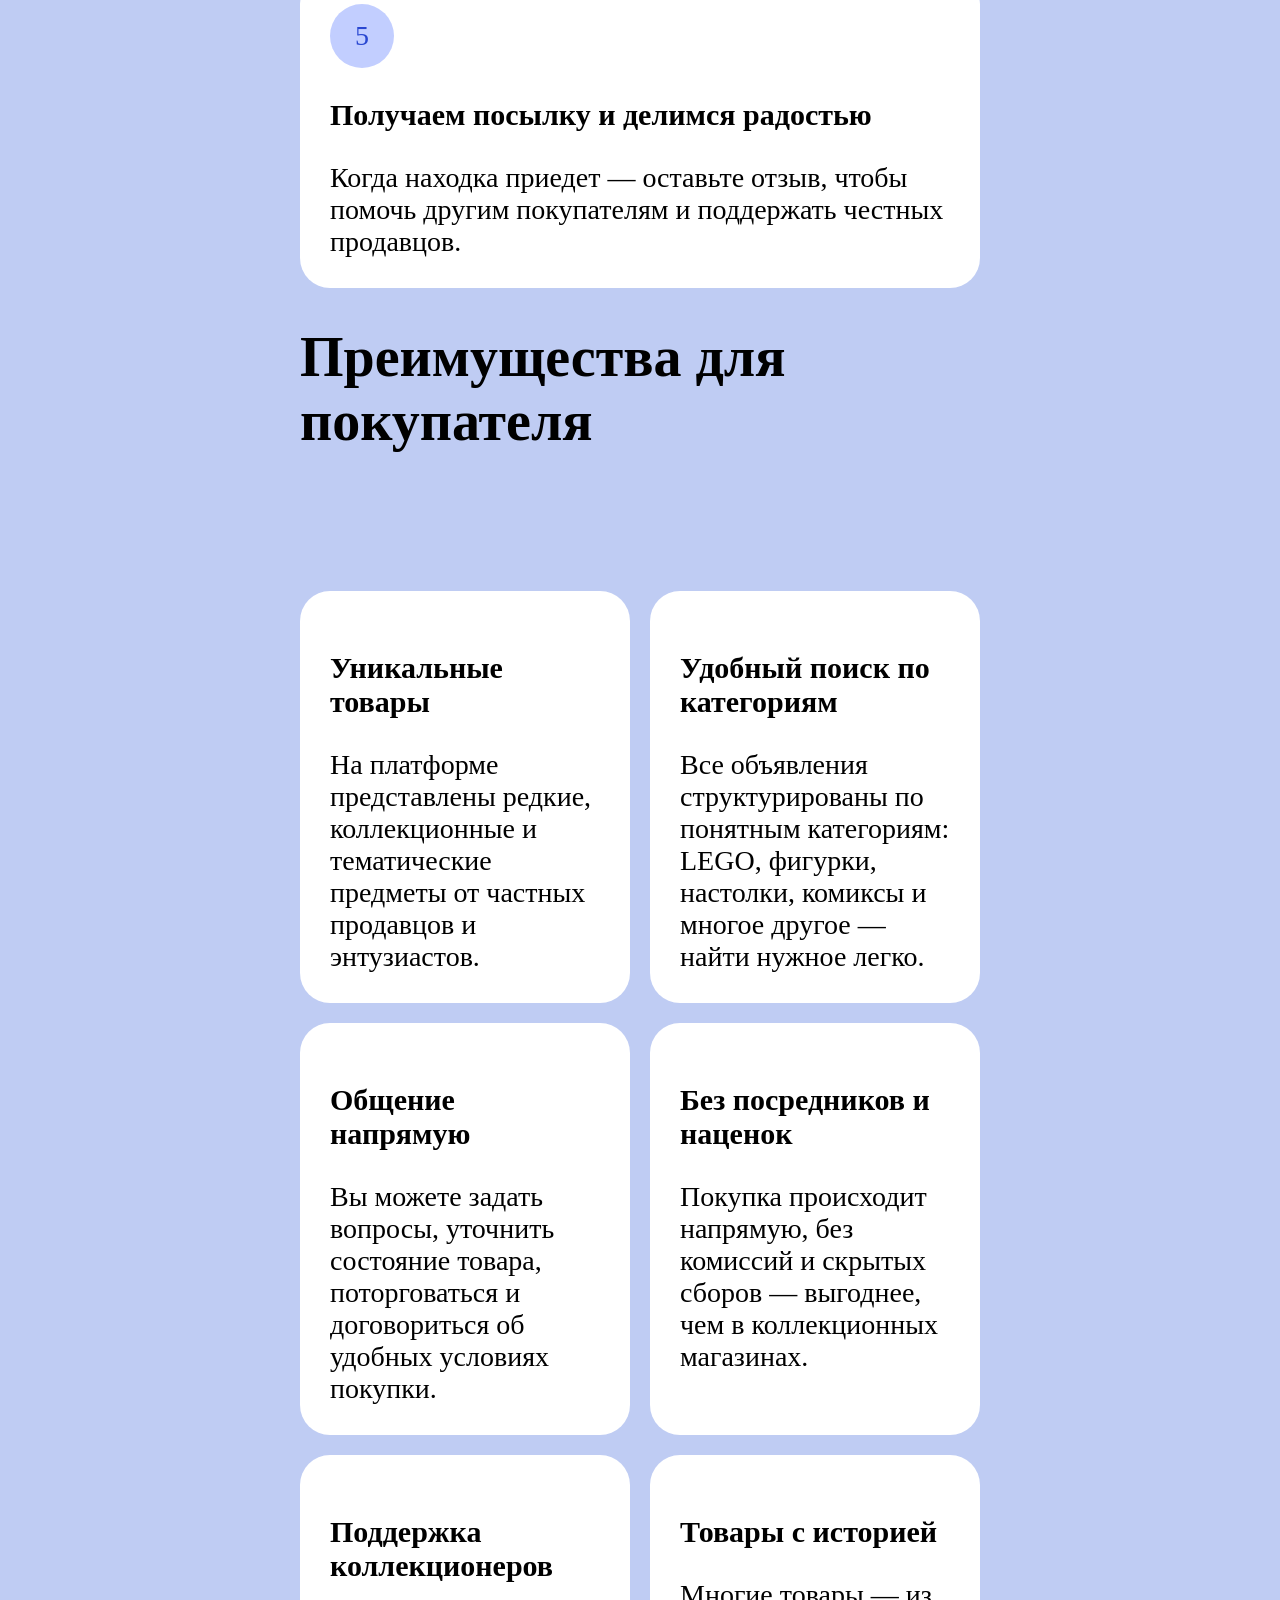
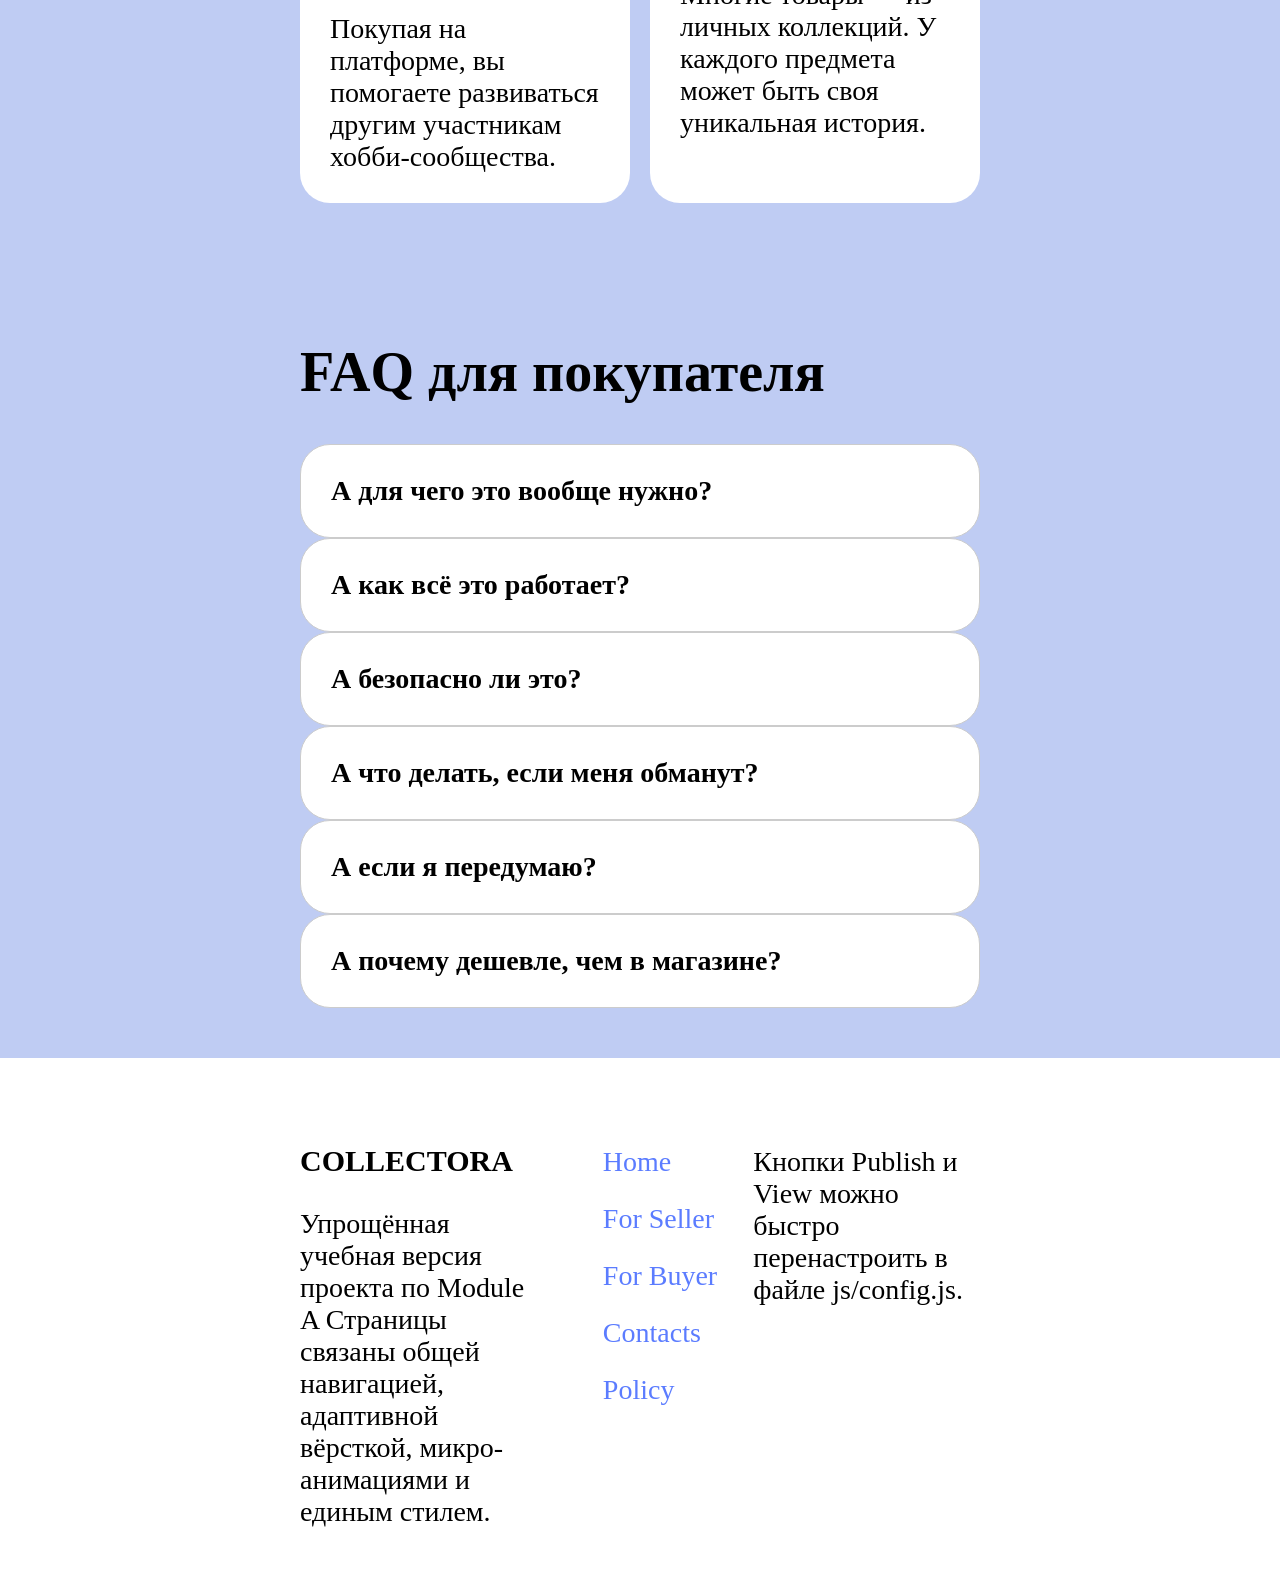
<file: 3.html>
<!DOCTYPE html>
<html lang="en">
<head>
    <meta charset="UTF-8">
    <meta name="viewport" content="width=device-width, initial-scale=1.0">
    <title>Document</title>
    <link rel="stylesheet" href="./css/index.css">
</head>
<body data-page="buyer">
    <nav class="nav">
            <div class="logo">
                <img class="logoImg" src="media-files/logo.png" alt="">
                <span>
                    "COLLECTO"
                    <small><br>Marketplace for collectors</small>
                </span>
            </div>
            <div class="home">
                <a data-page-link="Home" href="Home.html">Home</a>
                <div class="For_Seller">
                    <a data-page-link="For_Seller" href="1.html">For Seller</a>
                    <li class="H_nav">
                        <a href="1.html#premium">Advantages</a>
                        <a href="2.html">Paid Services</a>
                        <a href="1.html#FAQ">FAQ</a>
                    </li>
                </div>
                <a data-page-link="buyer" href="3.html">For Buyer</a>
                <a data-page-link="Contacts" href="subscription.html">Contacts</a>
                <a data-page-link="Policy" href="policy.html">Policy</a>
            </div>
            <div>
                <a class="button1" data-role="publish-link" href="1.html">Publish</a>
                <a class="button2" data-role="view-link" href="3.html">View</a>
            </div>
    </nav>
    <main>
        <div class="table">
            <div>
                <span class="active-link">For Buyer</span>
                <h1>Находите желаемые коллекционные товары легко и уверенно</h1>
                <span>Страница покупателя объясняет пошаговый путь поиска и покупки товара, показывает преимущества платформы и отвечает на частые вопросы.</span>
                <span class="home">
                    <a class="button1">Смотреть товары</a>
                    <a class="button2">Связаться с нами</a>
                </span>
            </div>
            <aside class="hero-panel">
                <ul>
                    <li class="point">
                        <h3>Прямой диалог</h3>
                        <span>Покупатель может уточнить состояние товара и договориться с продавцом напрямую.</span>  
                    </li>
                    <li class="point">
                        <h3>Аудитория</h3>
                        <span>Коллекционеры, продавцы, фанаты хобби-сообществ и любители редких вещей.</span>  
                    </li>
                    <li class="point">
                        <h3>Особенности платформы</h3>
                        <span>Нишевые категории, прямое общение, платные услуги продвижения и единый каталог объявлений.</span>  
                    </li>
                </ul>
            </aside>
        </div>
        <div>
        <h1>Инструкция по покупке</h1>
        <b>Storytelling покупателя превращён в пошаговый список с понятной структурой.</b>
        </div>
        <div class="column">
            <div class="table-home-column">
                <span class="numbering">1</span>
                <h3>Инструкция по покупке</h3>
                <span>Введите в строку поиска название интересующего вас предмета или выберите подходящую категорию. Умный фильтр поможет отсортировать по цене, редкости, состоянию.</span>
            </div>
            <div class="table-home-column">
                <span class="numbering">2</span>
                <h3>Изучаем детали</h3>
                <span>Каждое объявление снабжено фото, описанием, информацией о продавце и условиях доставки. Вы точно знаете, что покупаете.</span>
            </div>
            <div class="table-home-column">
                <span class="numbering">3</span>
                <h3>Связываемся с продавцом</h3>
                <span>Оставьте сообщение прямо на платформе — не нужно искать контакты или выходить из сайта. Всё просто и удобно.</span>
            </div>
            <div class="table-home-column">
                <span class="numbering">4</span>
                <h3>Совершаем безопасную сделку</h3>
                <span>Убедитесь в надежности продавца с помощью отзывов и рейтинга, а затем завершите сделку в несколько кликов.</span>
            </div>
            <div class="table-home-column">
                <span class="numbering">5</span>
                <h3>Получаем посылку и делимся радостью</h3>
                <span>Когда находка приедет — оставьте отзыв, чтобы помочь другим покупателям и поддержать честных продавцов.</span>
            </div>
        </div>
        <div>
        <h1>Преимущества для покупателя</h1>
        </div>
        <div class="home">
            <aside class="abc" id="abc">
                <article class="table-home">
                    <h3>Уникальные товары</h3>
                    <li>На платформе представлены редкие, коллекционные и тематические предметы от частных продавцов и энтузиастов.</li>
                </article>
                <article class="table-home">
                    <h3>Удобный поиск по категориям</h3>
                    <li>Все объявления структурированы по понятным категориям: LEGO, фигурки, настолки, комиксы и многое другое — найти нужное легко.</li>
                </article>
                <article class="table-home">
                    <h3>Общение напрямую</h3>
                    <li>Вы можете задать вопросы, уточнить состояние товара, поторговаться и договориться об удобных условиях покупки.</li>
                </article>
                <article class="table-home">
                    <h3>Без посредников и наценок</h3>
                    <li>Покупка происходит напрямую, без комиссий и скрытых сборов — выгоднее, чем в коллекционных магазинах.</li>
                </article>
                <article class="table-home">
                    <h3>Поддержка коллекционеров</h3>
                    <li>Покупая на платформе, вы помогаете развиваться другим участникам хобби-сообщества.</li>
                </article>
                <article class="table-home">
                    <h3>Товары с историей</h3>
                    <li>Многие товары — из личных коллекций. У каждого предмета может быть своя уникальная история.</li>
                </article>
            </aside>
        </div>
        <div>
            <h1>FAQ для покупателя</h1>
        </div>
        <div class="questions">
            <details class="table-home">
                <summary>А для чего это вообще нужно?</summary>
                <p>Такие площадки помогают людям находить нужные товары напрямую у продавцов. Это удобно, быстро и часто дешевле, чем в магазинах.</p>
            </details>
            <details class="table-home">
                <summary>А как всё это работает?</summary>
                <p>Вы находите интересующий вас товар, связываетесь с продавцом, обсуждаете детали, а затем договариваетесь о передаче и оплате. Всё просто и понятно.</p>
            </details>
            <details class="table-home">
                <summary>А безопасно ли это?</summary>
                <p>Как и в любой сделке между людьми, важно соблюдать осторожность. Не переводите деньги заранее, проверяйте товар лично при встрече и доверяйте своей интуиции.</p>
            </details>
            <details class="table-home">
                <summary>А что делать, если меня обманут?</summary>
                <p>К сожалению, риски есть везде. Чтобы их минимизировать, пользуйтесь только проверенными способами связи, встречайтесь в общественных местах и не соглашайтесь на подозрительные условия.</p>
            </details>
            <details class="table-home">
                <summary>А если я передумаю?</summary>
                <p>Такое бывает. Лучше заранее обсудить возможность отмены сделки с продавцом и договориться обо всём до передачи денег или товара.</p>
            </details>
            <details class="table-home">
                <summary>А почему дешевле, чем в магазине?</summary>
                <p>Такодействительно заинтересован.</p>
            </details>
        </div>
    </main>
    <footer class="seller-end">
        <div class="abc3">
            <div>
                <div><h3>COLLECTORA</h3>
                Упрощённая учебная версия проекта по Module A Страницы связаны общей навигацией, адаптивной вёрсткой, микро-анимациями и единым стилем.</div>
            </div>
            <ul class="nav-end">
                <a href="index.html">Home</a>
                <a href="1.html">For Seller</a>
                <a href="3.html">For Buyer</a>
                <a href="subscription.html">Contacts</a>
                <a href="policy.html">Policy</a>
            </ul>
            <div>Кнопки Publish и View можно быстро перенастроить в файле js/config.js.</div>
        </div>
    </footer>
</body>
</html>
<script defer src="./js/main.js"></script>
</file>
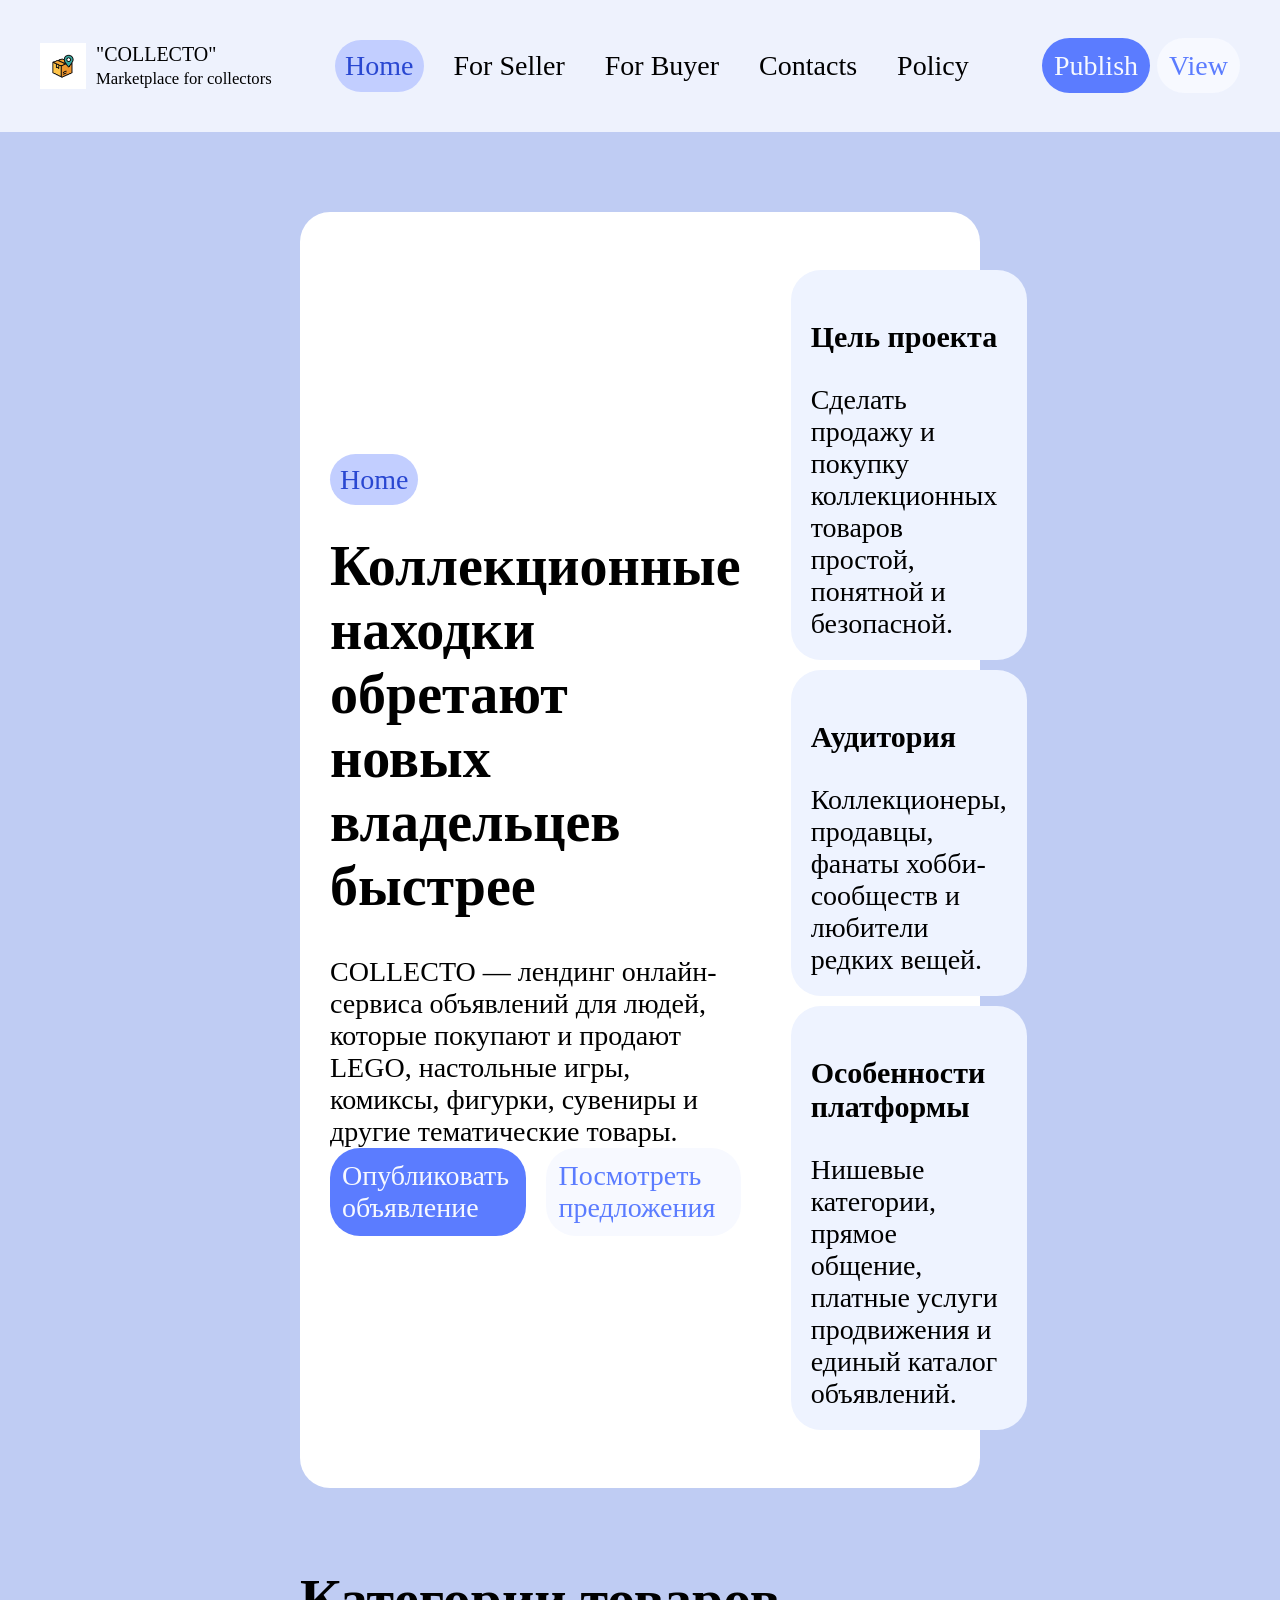
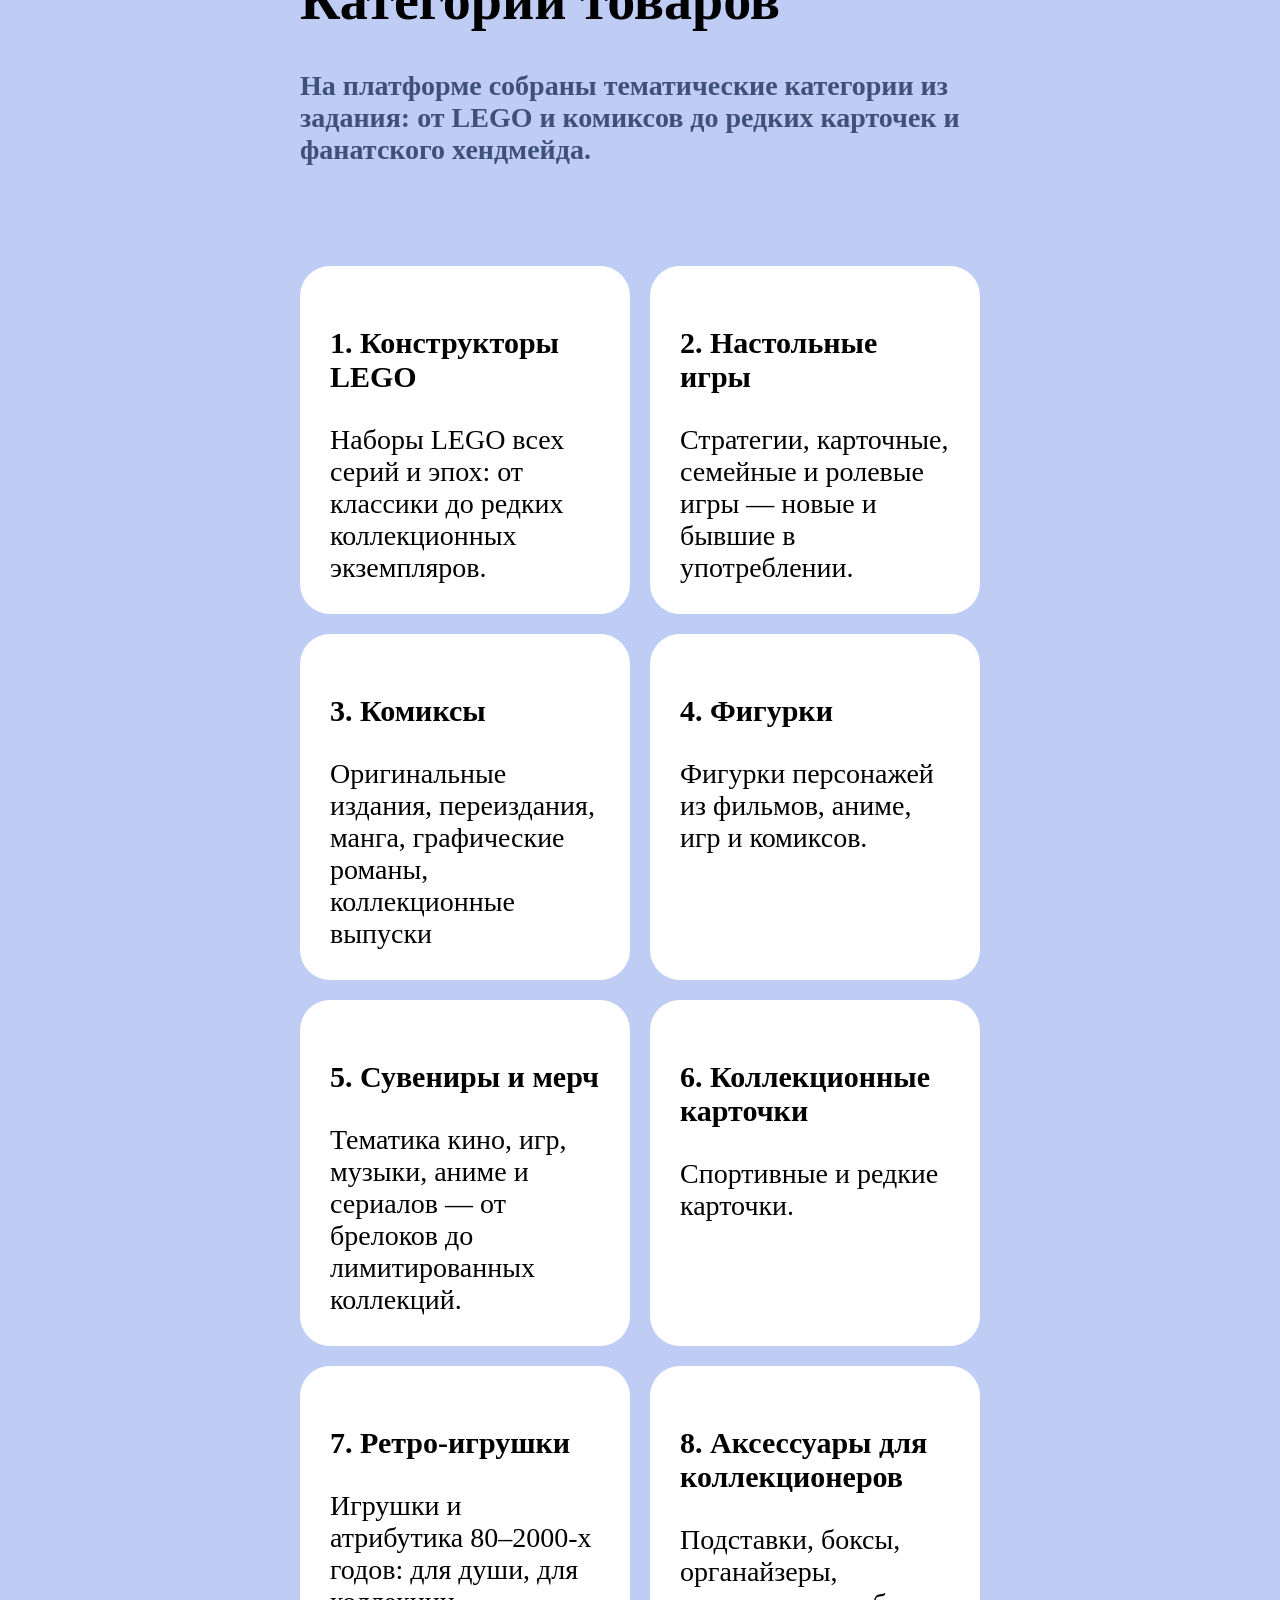
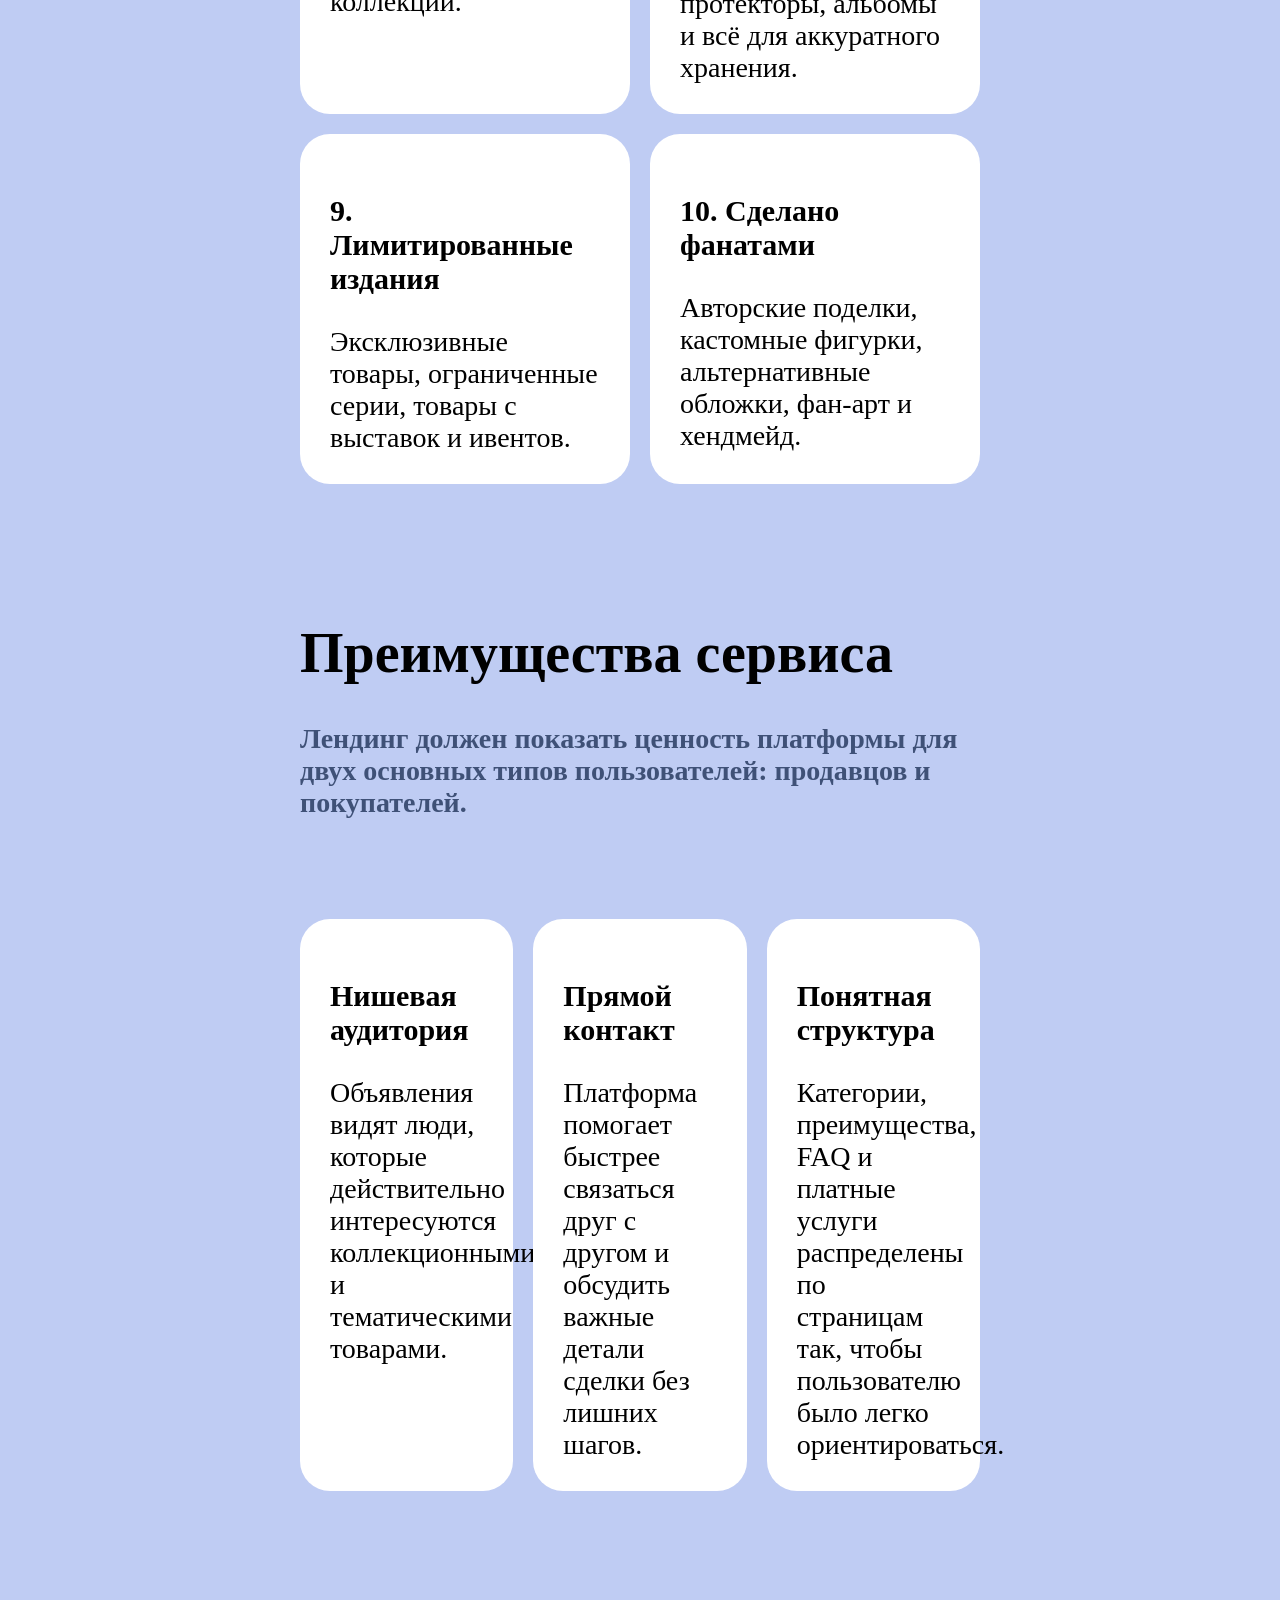
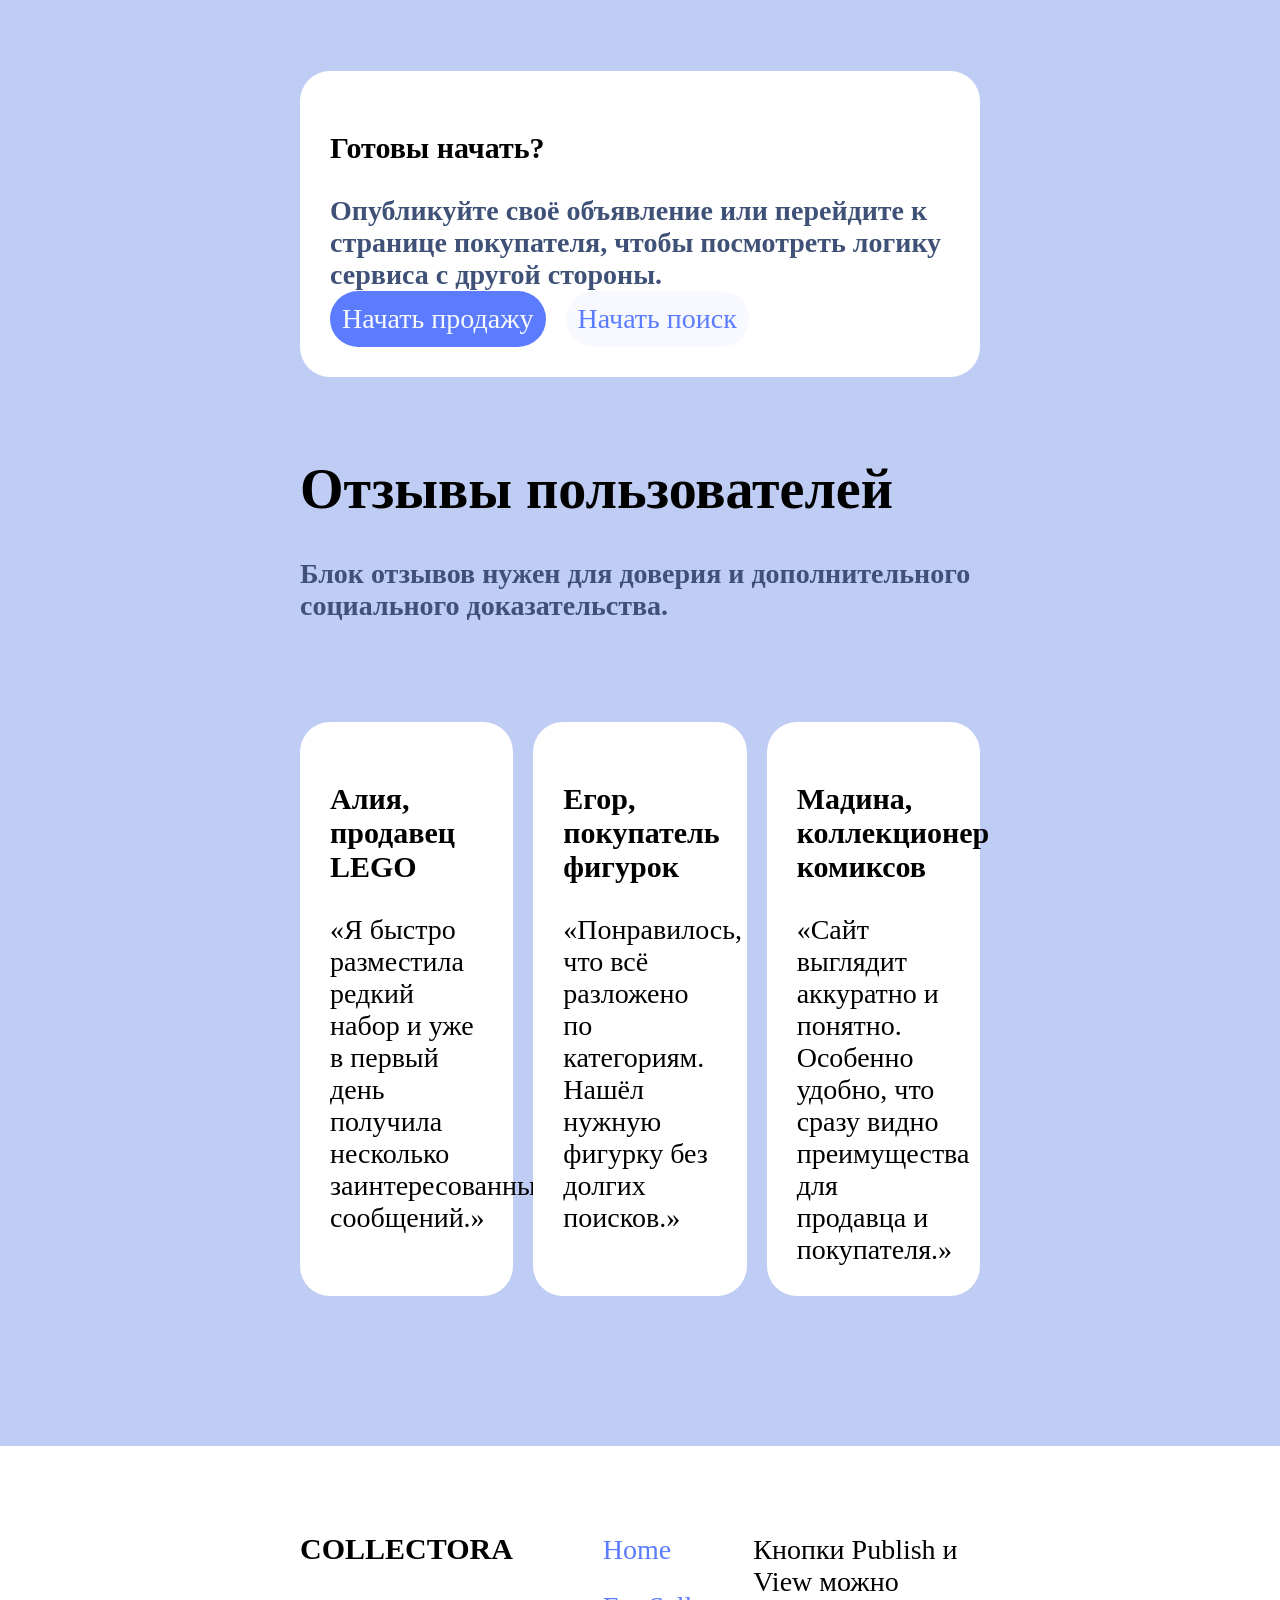
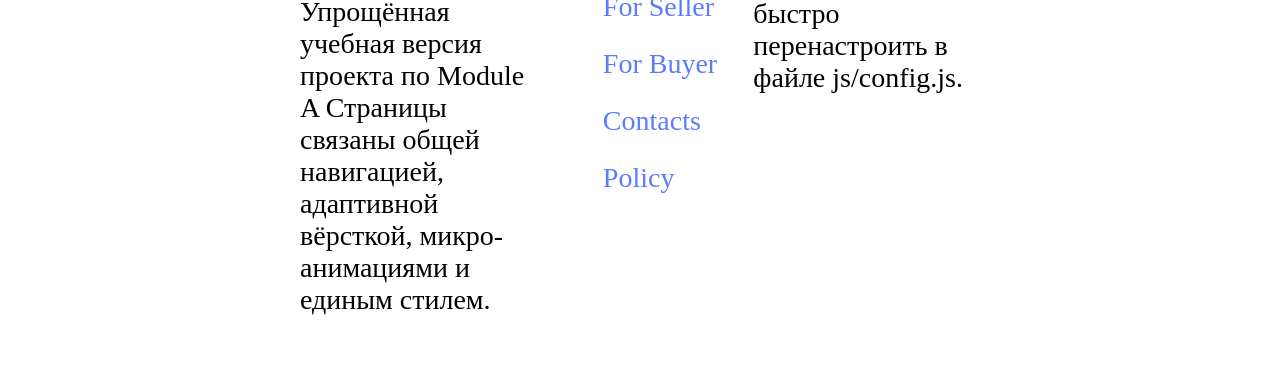
<file: home.html>
<!DOCTYPE html>
<html lang="en">
<head>
    <meta charset="UTF-8">
    <meta name="viewport" content="width=device-width, initial-scale=1.0">
    <title>Document</title>
    <link rel="stylesheet" href="./css/index.css">
</head>
<body data-page="Home">
    <header class="nav">
        <nav class="logo">
            <img class="logoImg" src="media-files/logo.png" alt="">
            <span>
                "COLLECTO"
                <small><br>Marketplace for collectors</small>
            </span>
        </nav>
        <span class="home">
            <a data-page-link="Home" href="Home.html">Home</a>
            <div class="For_Seller">
                <a data-page-link="For_Seller" href="1.html">For Seller</a>
                <li class="H_nav">
                    <a href="1.html#premium">Advantages</a>
                    <a href="2.html">Paid Services</a>
                    <a href="1.html#FAQ">FAQ</a>
                </li>
            </div>
            <a data-page-link="For_Buyer" href="3.html">For Buyer</a>
            <a data-page-link="Contacts" href="subscription.html">Contacts</a>
            <a data-page-link="Policy" href="policy.html">Policy</a>
        </span>
        <doubButton>
            <a class="button1" data-role="publish-link" href="1.html">Publish</a>
            <a class="button2" data-role="view-link" href="3.html">View</a>
        </doubButton>
    </header>
    <main>
        <div class="table">
            <div>
                <span class="active-link">Home</span>
                <h1>Коллекционные находки обретают новых владельцев быстрее</h1>
                <span>COLLECTO — лендинг онлайн-сервиса объявлений для людей, которые покупают и продают LEGO, настольные игры, комиксы, фигурки, сувениры и другие тематические товары.</span>
                <span class="home">
                    <a class="button1">Опубликовать объявление</a>
                    <a class="button2">Посмотреть предложения</a>
                </span>
            </div>
            <aside class="hero-panel">
                <ul>
                    <li class="point">
                        <h3>Цель проекта</h3>
                        <span>Сделать продажу и покупку коллекционных товаров простой, понятной и безопасной.</span>  
                    </li>
                    <li class="point">
                        <h3>Аудитория</h3>
                        <span>Коллекционеры, продавцы, фанаты хобби-сообществ и любители редких вещей.</span>  
                    </li>
                    <li class="point">
                        <h3>Особенности платформы</h3>
                        <span>Нишевые категории, прямое общение, платные услуги продвижения и единый каталог объявлений.</span>  
                    </li>
                </ul>
            </aside>
        </div>
        <div>
        <h1>Категории товаров</h1>
        <b>На платформе собраны тематические категории из задания: от LEGO и комиксов до редких карточек и фанатского хендмейда.</b>
        </div>
        <div class="home">
            <aside class="abc" id="abc">
                <article class="table-home">
                    <h3>1. Конструкторы LEGO</h3>
                    <li>Наборы LEGO всех серий и эпох: от классики до редких коллекционных экземпляров.</li>
                </article>
                <article class="table-home">
                    <h3>2. Настольные игры</h3>
                    <li>Стратегии, карточные, семейные и ролевые игры — новые и бывшие в употреблении.</li>
                </article>
                <article class="table-home">
                    <h3>3. Комиксы</h3>
                    <li>Оригинальные издания, переиздания, манга, графические романы, коллекционные выпуски</li>
                </article>
                <article class="table-home">
                    <h3>4. Фигурки</h3>
                    <li>Фигурки персонажей из фильмов, аниме, игр и комиксов.</li>
                </article>
                <article class="table-home">
                    <h3>5. Сувениры и мерч</h3>
                    <li>Тематика кино, игр, музыки, аниме и сериалов — от брелоков до лимитированных коллекций.</li>
                </article>
                <article class="table-home">
                    <h3>6. Коллекционные карточки</h3>
                    <li>Спортивные и редкие карточки.</li>
                </article>
                <article class="table-home">
                    <h3>7. Ретро-игрушки</h3>
                    <li>Игрушки и атрибутика 80–2000-х годов: для души, для коллекции.</li>
                </article>
                <article class="table-home">
                    <h3>8. Аксессуары для коллекционеров</h3>
                    <li>Подставки, боксы, органайзеры, протекторы, альбомы и всё для аккуратного хранения.</li>
                </article>
                <article class="table-home">
                    <h3>9. Лимитированные издания</h3>
                    <li>Эксклюзивные товары, ограниченные серии, товары с выставок и ивентов.</li>
                </article>
                <article class="table-home">
                    <h3>10. Сделано фанатами</h3>
                    <li>Авторские поделки, кастомные фигурки, альтернативные обложки, фан-арт и хендмейд.</li>
                </article>
            </aside>
        </div>
        <div>
        <h1>Преимущества сервиса</h1>
        <b>Лендинг должен показать ценность платформы для двух основных типов пользователей: продавцов и покупателей.</b>
        </div>
        <div class="home">
            <aside class="abc2">
                <aside class="table-home">
                    <h3>Нишевая аудитория</h3>
                    <li>Объявления видят люди, которые действительно интересуются коллекционными и тематическими товарами.</li>
                </aside>
                <aside class="table-home">
                    <h3>Прямой контакт</h3>
                    <li>Платформа помогает быстрее связаться друг с другом и обсудить важные детали сделки без лишних шагов.</li>
                </aside>
                <aside class="table-home">
                    <h3>Понятная структура</h3>
                    <li>Категории, преимущества, FAQ и платные услуги распределены по страницам так, чтобы пользователю было легко ориентироваться.</li>
                </aside>
            </aside>
        </div>
        <div class="data-search">
            <h3>Готовы начать?</h3>
            <b>Опубликуйте своё объявление или перейдите к странице покупателя, чтобы посмотреть логику сервиса с другой стороны.</b>
            <span class="home">
                <a class="button1">Начать продажу</a>
                <a class="button2">Начать поиск</a>
            </span>
        </div>
        <div>
        <h1>Отзывы пользователей</h1>
        <b>Блок отзывов нужен для доверия и дополнительного социального доказательства.</b>
        </div>
        <div class="home">
            <aside class="abc2">
                <aside class="table-home">
                    <h3>Алия, продавец LEGO</h3>
                    <li>«Я быстро разместила редкий набор и уже в первый день получила несколько заинтересованных сообщений.»</li>
                </aside>
                <aside class="table-home">
                    <h3>Егор, покупатель фигурок</h3>
                    <li>«Понравилось, что всё разложено по категориям. Нашёл нужную фигурку без долгих поисков.»</li>
                </aside>
                <aside class="table-home">
                    <h3>Мадина, коллекционер комиксов</h3>
                    <li>«Сайт выглядит аккуратно и понятно. Особенно удобно, что сразу видно преимущества для продавца и покупателя.»</li>
                </aside>
            </aside>
        </div>
    </main>
    <footer class="seller-end">
        <div class="abc3">
            <div>
                <div><h3>COLLECTORA</h3>
                Упрощённая учебная версия проекта по Module A Страницы связаны общей навигацией, адаптивной вёрсткой, микро-анимациями и единым стилем.</div>
            </div>
           <ul class="nav-end">
                <a href="index.html">Home</a>
                <a href="1.html">For Seller</a>
                <a href="3.html">For Buyer</a>
                <a href="subscription.html">Contacts</a>
                <a href="policy.html">Policy</a>
            </ul>
            <div>Кнопки Publish и View можно быстро перенастроить в файле js/config.js.</div>
        </div>
    </footer>
</body>
</html>
<script defer src="./js/main.js"></script>
</file>
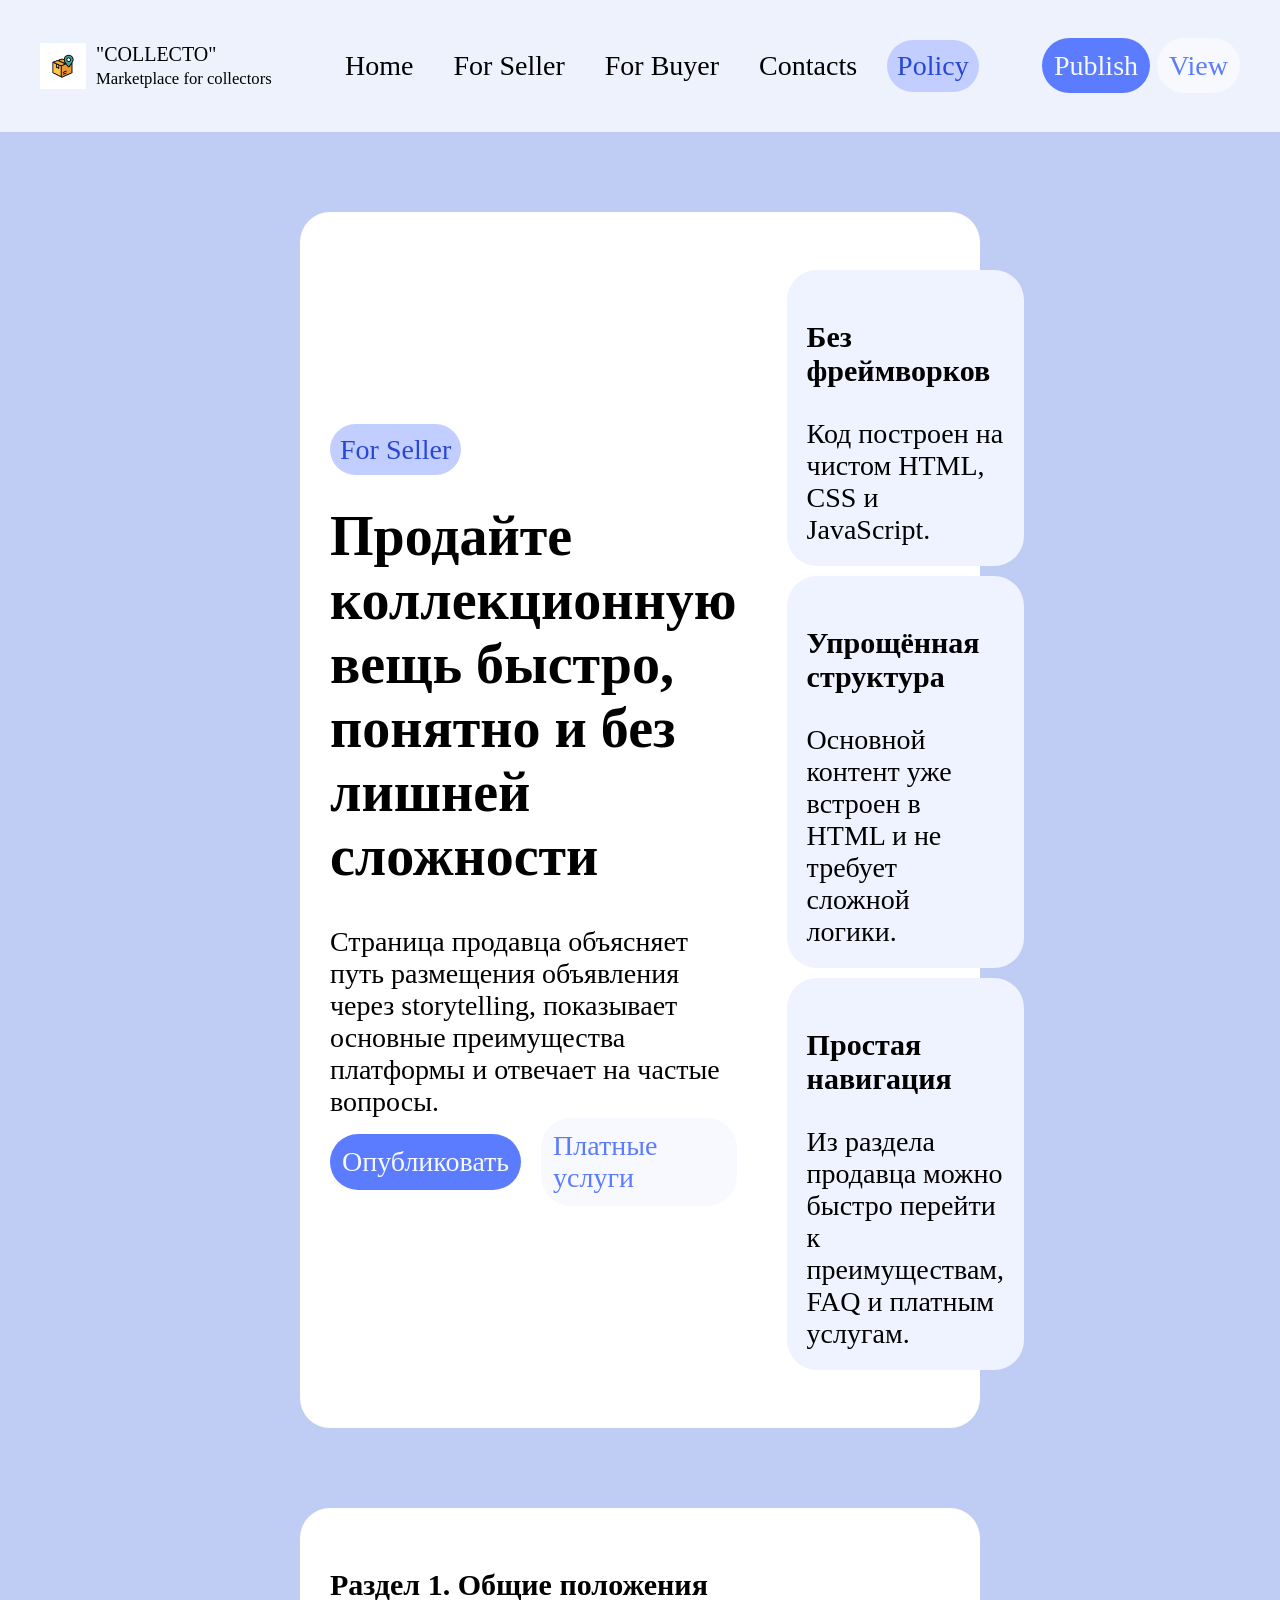
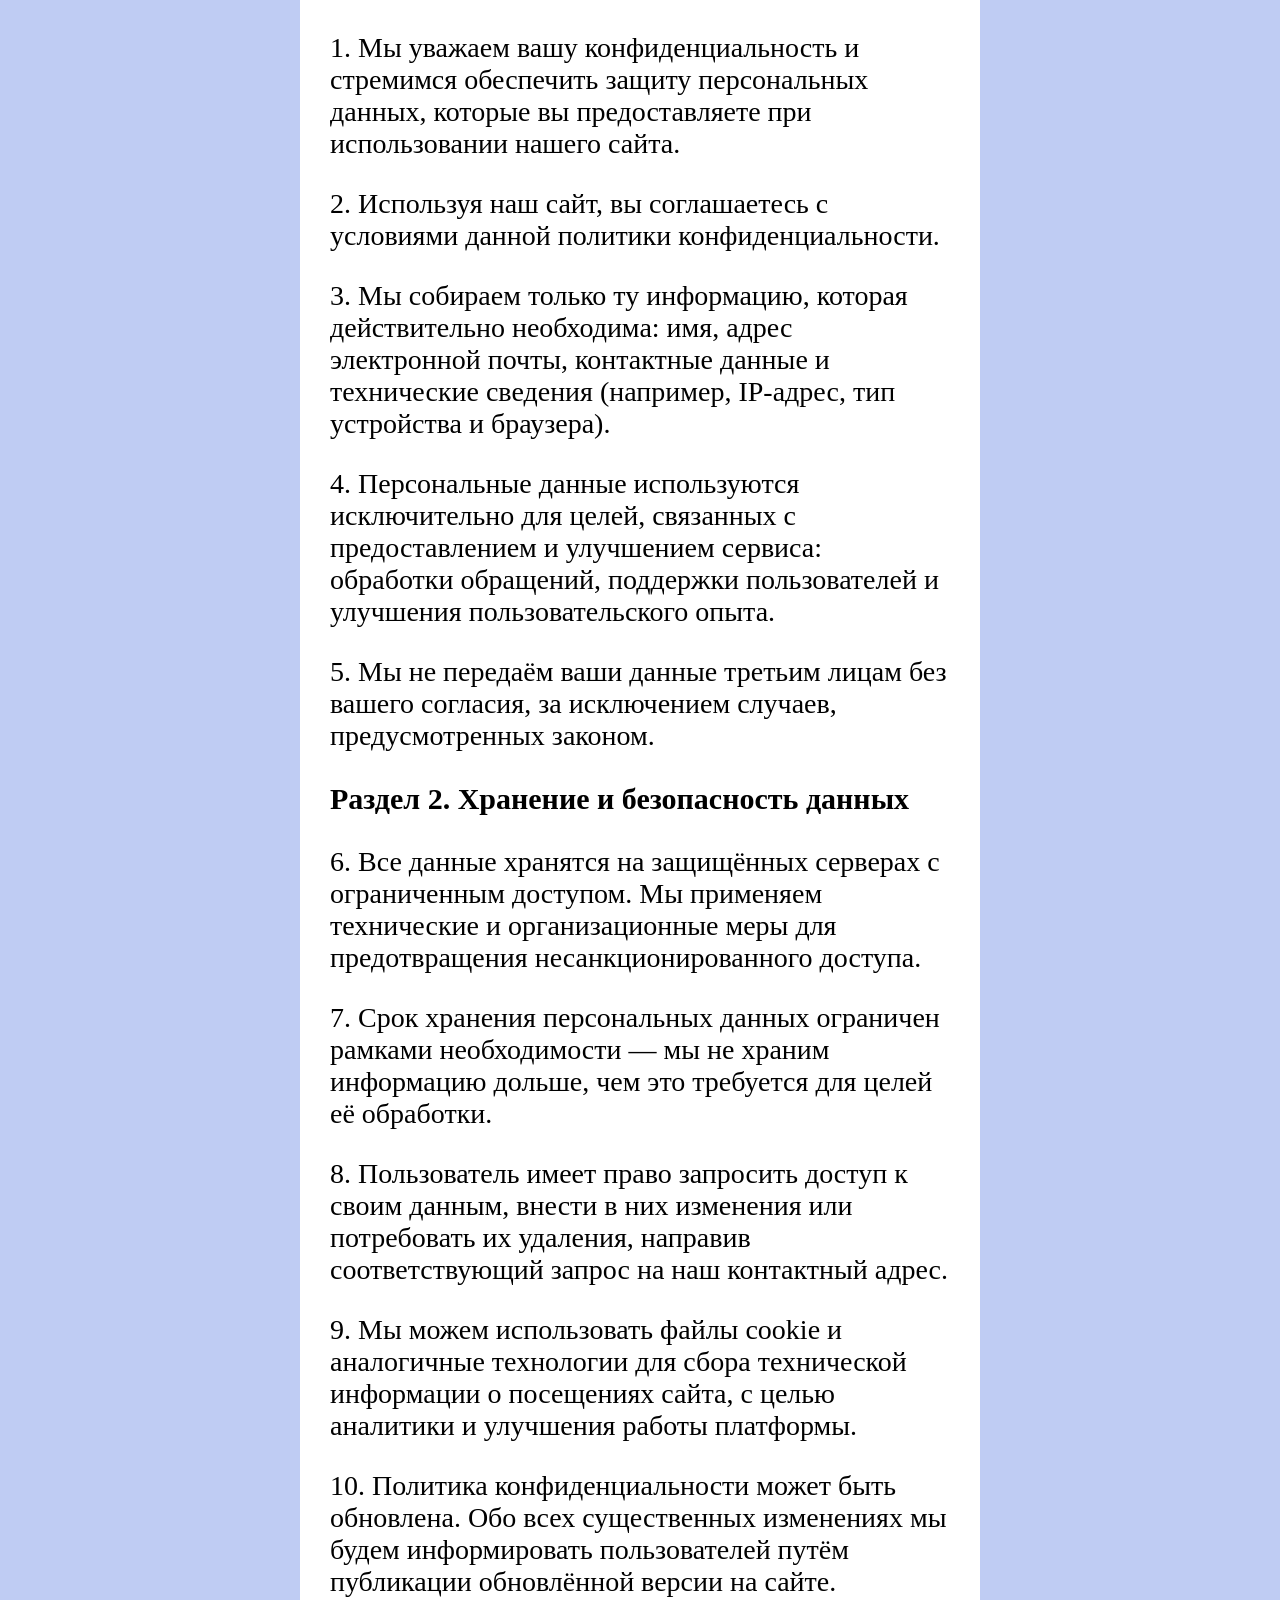
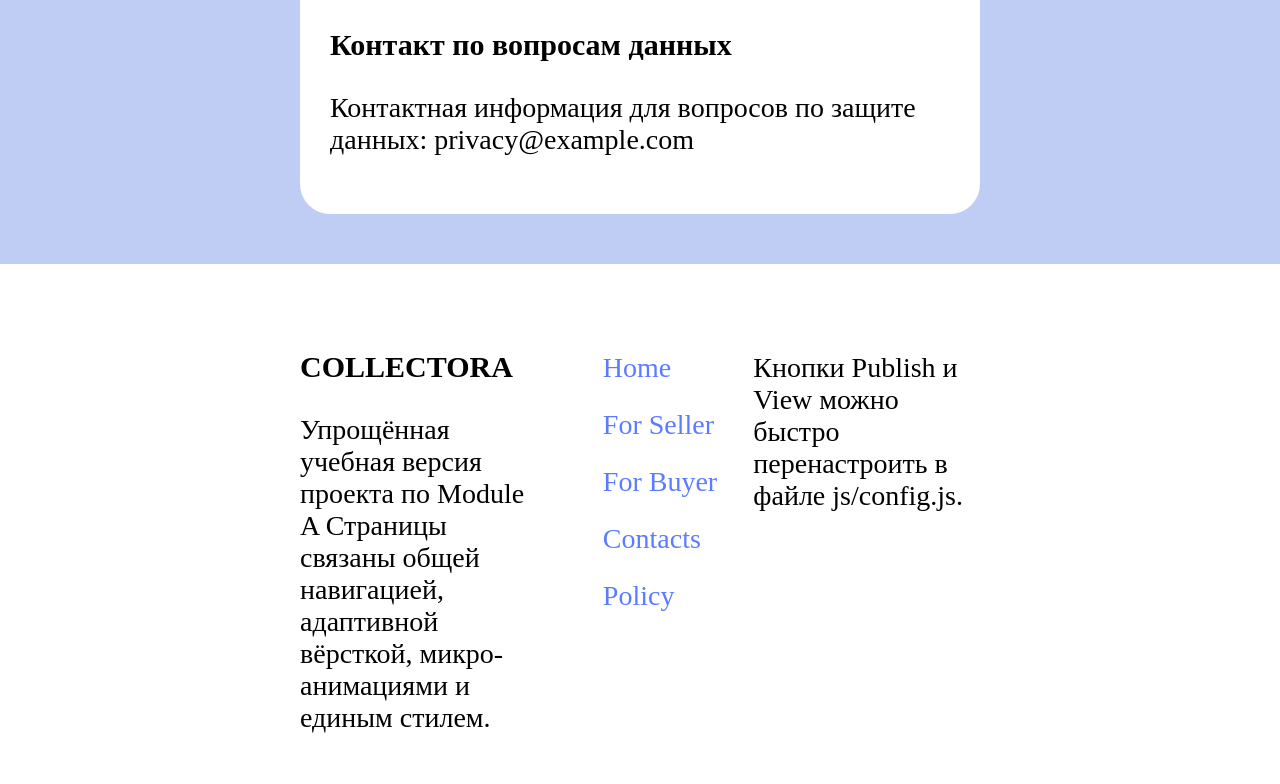
<file: policy.html>
<!DOCTYPE html>
<html lang="en">
<head>
    <meta charset="UTF-8">
    <meta name="viewport" content="width=device-width, initial-scale=1.0">
    <title>Document</title>
    <link rel="stylesheet" href="./css/index.css">
</head>
<body data-page="Policy">
    <header class="nav">
        <nav class="logo">
            <img class="logoImg" src="media-files/logo.png" alt="">
            <span>
                "COLLECTO"
                <small><br>Marketplace for collectors</small>
            </span>
        </nav>
        <span class="home">
            <a data-page-link="Home" href="Home.html">Home</a>
            <div class="For_Seller">
                <a data-page-link="For_Seller" href="1.html">For Seller</a>
                <li class="H_nav">
                    <a href="1.html#premium">Advantages</a>
                    <a href="2.html">Paid Services</a>
                    <a href="1.html#FAQ">FAQ</a>
                </li>
            </div>
            <a data-page-link="For_Buyer" href="3.html">For Buyer</a>
            <a data-page-link="Contacts" href="subscription.html">Contacts</a>
            <a data-page-link="Policy" href="policy.html">Policy</a>
        </span>
        <doubButton>
            <a class="button1" data-role="publish-link" href="1.html">Publish</a>
            <a class="button2" data-role="view-link" href="3.html">View</a>
        </doubButton>
    </header>
    <main>
        <div class="table">
            <div>
                <span class="active-link">For Seller</span>
                <h1>Продайте коллекционную вещь быстро, понятно и без лишней сложности</h1>
                <span>Страница продавца объясняет путь размещения объявления через storytelling, показывает основные преимущества платформы и отвечает на частые вопросы.</span>
                <span class="home">
                    <a class="button1">Опубликовать</a>
                    <a class="button2">Платные услуги</a>
                </span>
            </div>
            <aside class="hero-panel">
                <ul>
                    <li class="point">
                        <h3>Без фреймворков</h3>
                        <span>Код построен на чистом HTML, CSS и JavaScript.</span>  
                    </li>
                    <li class="point">
                        <h3>Упрощённая структура</h3>
                        <span>Основной контент уже встроен в HTML и не требует сложной логики.</span>  
                    </li>
                    <li class="point">
                        <h3>Простая навигация</h3>
                        <span>Из раздела продавца можно быстро перейти к преимуществам, FAQ и платным услугам.</span>  
                    </li>
                </ul>
            </aside>
        </div>
        <div>
            <h3></h3>
            <p></p>
        </div>
        <div class="table-home">
            <div>
                <h3>Раздел 1. Общие положения</h3>
                <p>1. Мы уважаем вашу конфиденциальность и стремимся обеспечить защиту персональных данных, которые вы предоставляете при использовании нашего сайта.</p>
                <p>2. Используя наш сайт, вы соглашаетесь с условиями данной политики конфиденциальности.</p>
                <p>3. Мы собираем только ту информацию, которая действительно необходима: имя, адрес электронной почты, контактные данные и технические сведения (например, IP-адрес, тип устройства и браузера).</p>
                <p>4. Персональные данные используются исключительно для целей, связанных с предоставлением и улучшением сервиса: обработки обращений, поддержки пользователей и улучшения пользовательского опыта.</p>
                <p>5. Мы не передаём ваши данные третьим лицам без вашего согласия, за исключением случаев, предусмотренных законом.</p>
            </div>
            <div>
                <h3>Раздел 2. Хранение и безопасность данных</h3>
                <p>6. Все данные хранятся на защищённых серверах с ограниченным доступом. Мы применяем технические и организационные меры для предотвращения несанкционированного доступа.</p>
                <p>7. Срок хранения персональных данных ограничен рамками необходимости — мы не храним информацию дольше, чем это требуется для целей её обработки.</p>
                <p>8. Пользователь имеет право запросить доступ к своим данным, внести в них изменения или потребовать их удаления, направив соответствующий запрос на наш контактный адрес.</p>
                <p>9. Мы можем использовать файлы cookie и аналогичные технологии для сбора технической информации о посещениях сайта, с целью аналитики и улучшения работы платформы.</p>
                <p>10. Политика конфиденциальности может быть обновлена. Обо всех существенных изменениях мы будем информировать пользователей путём публикации обновлённой версии на сайте.</p>
            </div>
            <div>
                <h3>Контакт по вопросам данных</h3>
                <p>Контактная информация для вопросов по защите данных: privacy@example.com</p>
            </div>
        </div>
    </main>
    <footer class="seller-end">
        <div class="abc3">
            <div>
                <div><h3>COLLECTORA</h3>
                Упрощённая учебная версия проекта по Module A Страницы связаны общей навигацией, адаптивной вёрсткой, микро-анимациями и единым стилем.</div>
            </div>
            <ul class="nav-end">
                <a href="index.html">Home</a>
                <a href="1.html">For Seller</a>
                <a href="3.html">For Buyer</a>
                <a href="subscription.html">Contacts</a>
                <a href="policy.html">Policy</a>
            </ul>
            <div>Кнопки Publish и View можно быстро перенастроить в файле js/config.js.</div>
        </div>
    </footer>
</body>
</html>

<script defer src="./js/main.js"></script>
</file>
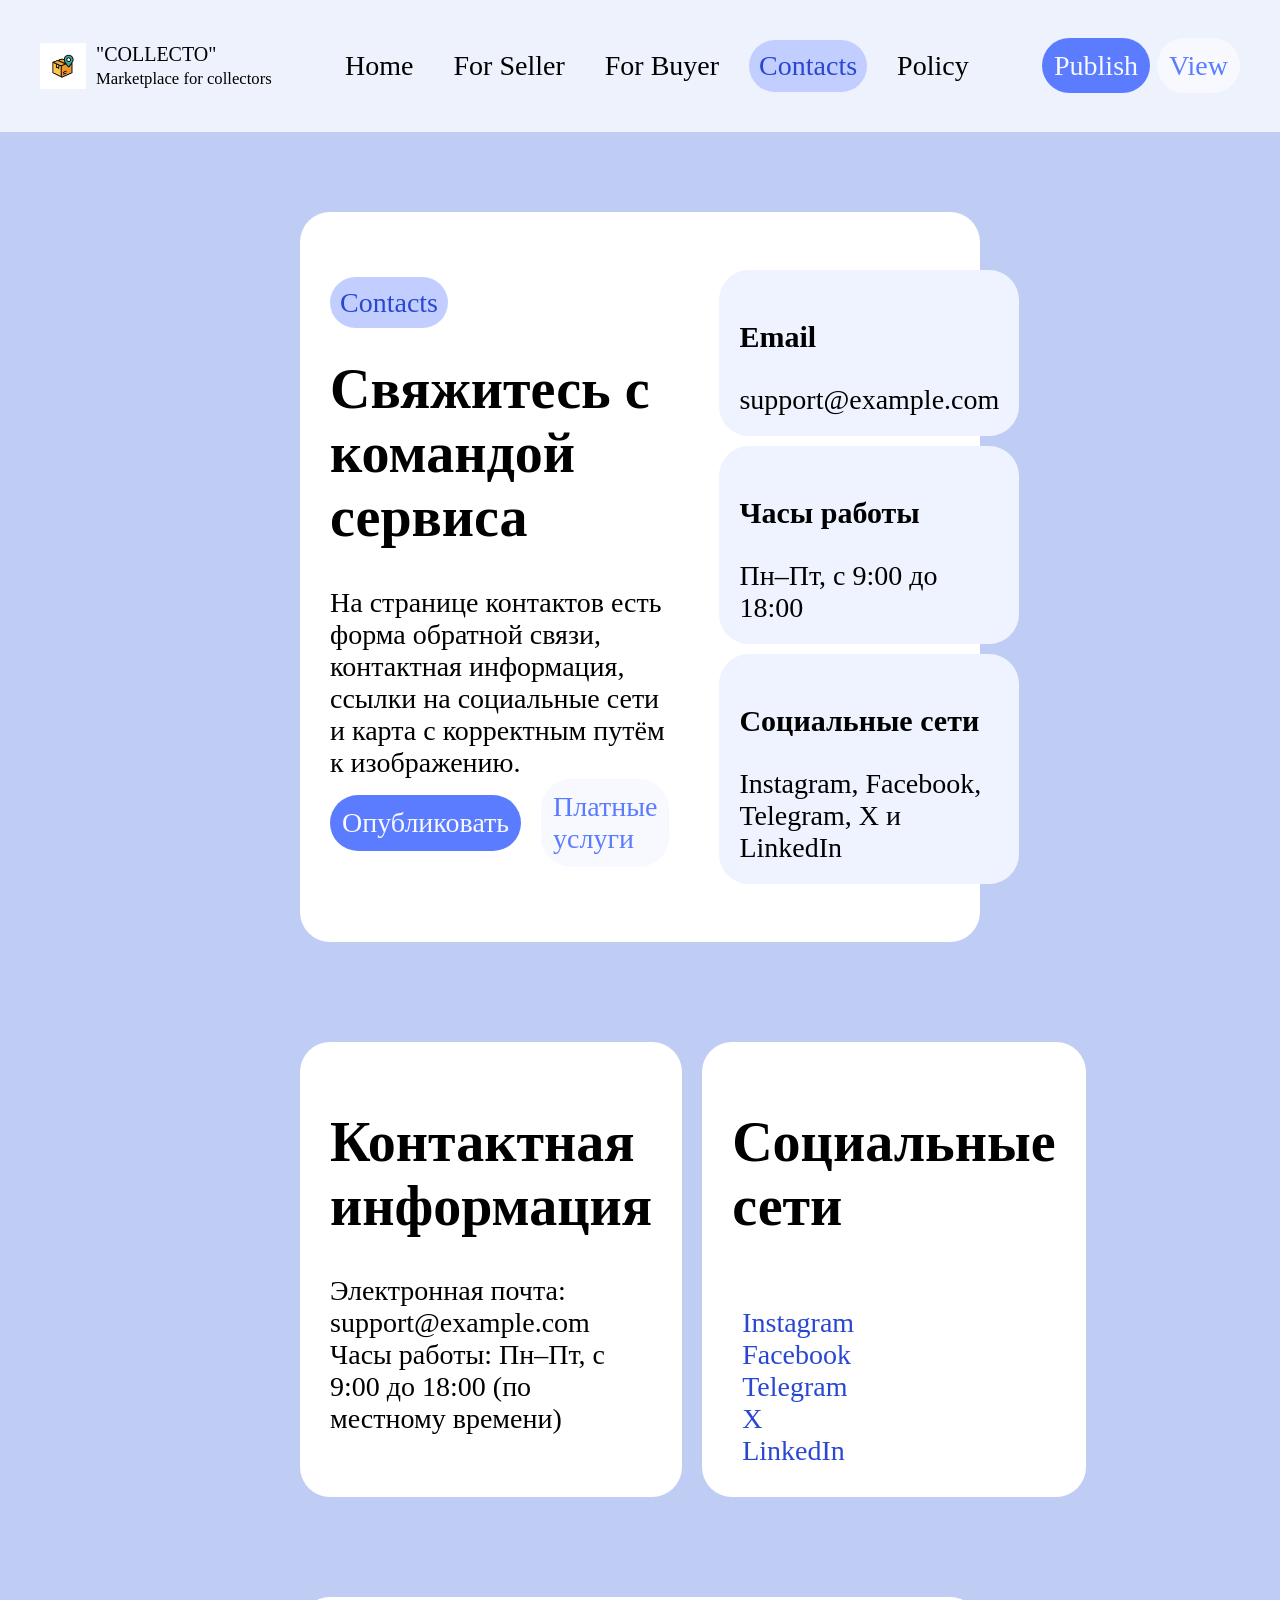
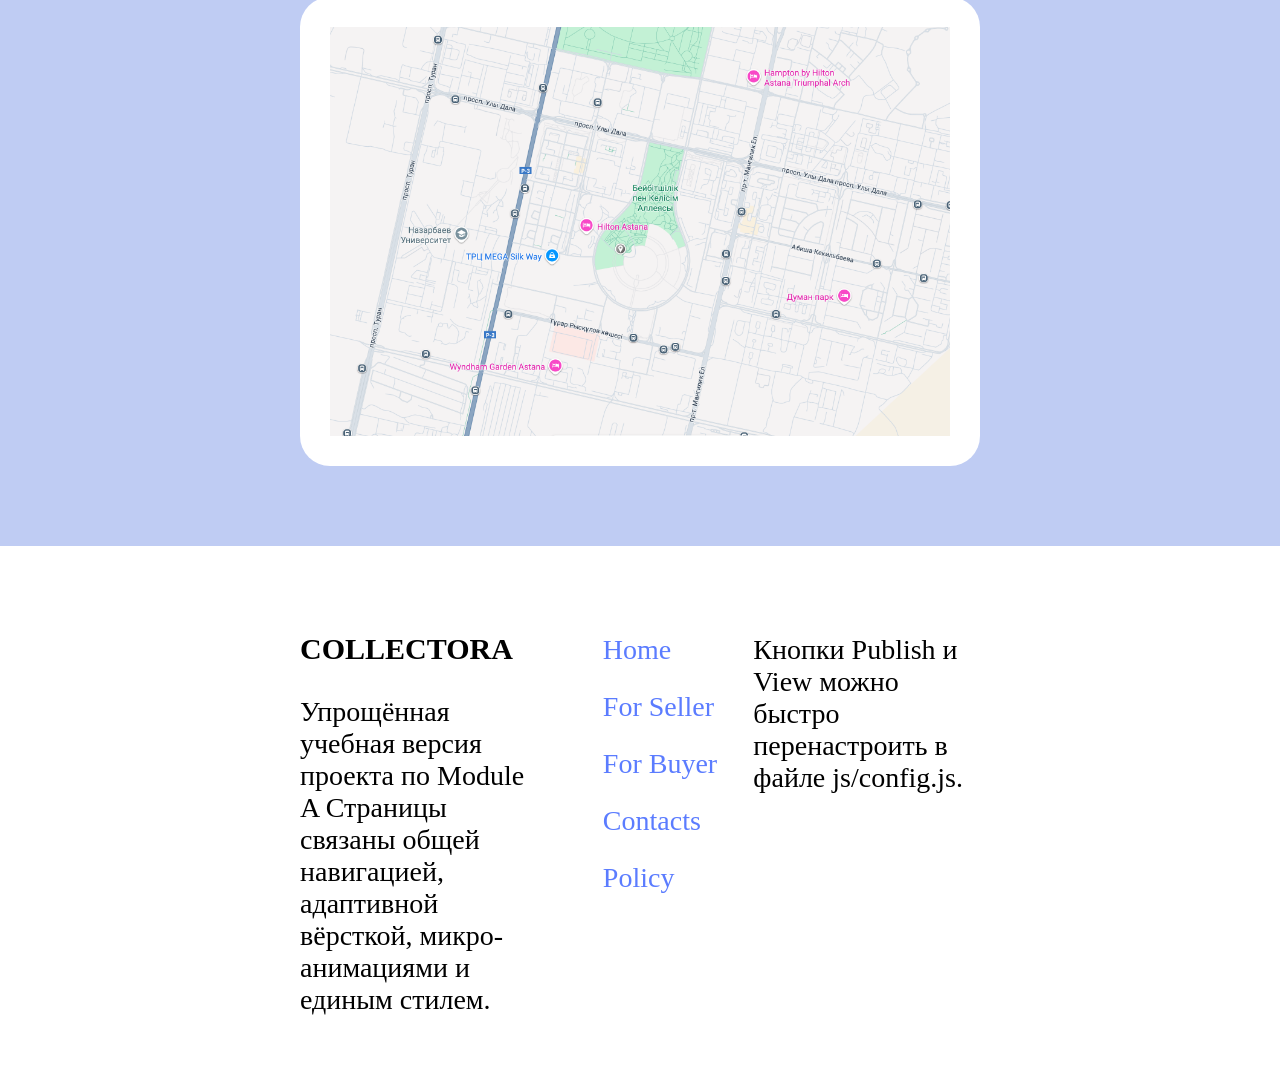
<file: subscription.html>
<!DOCTYPE html>
<html lang="en">
<head>
    <meta charset="UTF-8">
    <meta name="viewport" content="width=device-width, initial-scale=1.0">
    <title>Document</title>
    <link rel="stylesheet" href="./css/index.css">
</head>
<body data-page="Contacts">
    <header class="nav">
        <nav class="logo">
            <img class="logoImg" src="media-files/logo.png" alt="">
            <span>
                "COLLECTO"
                <small><br>Marketplace for collectors</small>
            </span>
        </nav>
        <span class="home">
            <a data-page-link="Home" href="Home.html">Home</a>
            <div class="For_Seller">
                <a data-page-link="For_Seller" href="1.html">For Seller</a>
                <li class="H_nav">
                    <a href="1.html#premium">Advantages</a>
                    <a href="2.html">Paid Services</a>
                    <a href="1.html#FAQ">FAQ</a>
                </li>
            </div>
            <a data-page-link="For_Buyer" href="3.html">For Buyer</a>
            <a data-page-link="Contacts" href="subscription.html">Contacts</a>
            <a data-page-link="Policy" href="policy.html">Policy</a>
        </span>
        <doubButton>
            <a class="button1" data-role="publish-link" href="1.html">Publish</a>
            <a class="button2" data-role="view-link" href="3.html">View</a>
        </doubButton>
    </header>
    <main>
        <div class="table">
            <div>
                <span class="active-link">Contacts</span>
                <h1>Свяжитесь с командой сервиса</h1>
                <span>На странице контактов есть форма обратной связи, контактная информация, ссылки на социальные сети и карта с корректным путём к изображению.</span>
                <span class="home">
                    <a class="button1">Опубликовать</a>
                    <a class="button2">Платные услуги</a>
                </span>
            </div>
            <aside class="hero-panel">
                <ul>
                    <li class="point">
                        <h3>Email</h3>
                        <span>support@example.com</span>  
                    </li>
                    <li class="point">
                        <h3>Часы работы</h3>
                        <span>Пн–Пт, с 9:00 до 18:00</span>  
                    </li>
                    <li class="point">
                        <h3>Социальные сети</h3>
                        <span>Instagram, Facebook, Telegram, X и LinkedIn</span>  
                    </li>
                </ul>
            </aside>
        </div>

        <div class="abc">
            <div class="table-home">
                <h1>Контактная информация</h1>
                <li>Электронная почта: support@example.com</lin>
                <li>Часы работы: Пн–Пт, с 9:00 до 18:00 (по местному времени)</li>
            </div>  
            <div class="table-home">
                <h1>Социальные сети</h1>
                <div class="social">
                    <a href="https://instagram.com/example">Instagram</a>
                    <a href="https://facebook.com/example">Facebook</a>
                    <a href="https://t.me/example">Telegram</a>
                    <a href="https://x.com/example">X</a>
                    <a href="https://linkedin.com/company/example">LinkedIn</a>
                </div>
            </div>
        </div>
        <span class="data">
            <img class="map" src="./media-files/map.png" alt="">
        </span> 
    </main>
    <footer class="seller-end">
        <div class="abc3">
            <div>
                <div><h3>COLLECTORA</h3>
                Упрощённая учебная версия проекта по Module A Страницы связаны общей навигацией, адаптивной вёрсткой, микро-анимациями и единым стилем.</div>
            </div>
            <ul class="nav-end">
                <a href="index.html">Home</a>
                <a href="1.html">For Seller</a>
                <a href="3.html">For Buyer</a>
                <a href="subscription.html">Contacts</a>
                <a href="policy.html">Policy</a>
            </ul>
            <div>Кнопки Publish и View можно быстро перенастроить в файле js/config.js.</div>
        </div>
    </footer>
</body>
</html>
<script defer src="js/main.js"></script>
</file>
<file: css/index.css>
body {
    margin: 0;
    font-size: 28px;
    background: #bfccf3;
}
.seller-end {
    margin-top: 50px;
    padding: 50px 300px;
    background: #fff;
}
b {
    color: #3f5177;
}
html {
    scroll-behavior: smooth;
}
main {
    margin: 0 300px;
}
* {
    box-sizing: border-box; 
    list-style: none
}
h3 {
    font-size: 30px
}
a {
    color: inherit;
    text-decoration: none;
    transition: transform .2s ease-in-out;
}
:root {
    --blue: #5b7cff;
    --white: #f7f9ff;
}

.button1 {
    background: var(--blue);
    color:var(--white);
    padding: 12px;
    border-radius: 30px;
}
.button2 {
    background: var(--white);
    color:var(--blue);
    padding: 12px;
    border-radius: 30px;
}
.nav {
    display: flex;
    position: sticky;
    top: 0;
    padding: 40px;
    justify-content: space-between;
    align-items: center;
    background: rgba(247, 249, 255, 0.84)
}
.H_nav {
    display: flex;
    flex-direction: column;
    width: max-content;

    opacity: 0;
    background: #fff;

    position: absolute;
    left: 0;
    top: 40px;

    border-radius: 30px;
    padding: 20px;
    transition: 0.3s ease;
    visibility: hidden;

    box-shadow: 10px 10px 5px rgba(44, 58, 100, 0.84);
}

.For_Seller {
    position: relative;
}

.For_Seller:hover .H_nav {
    opacity: 1;
    visibility: visible;
}

.logo {
    display: flex;
    justify-content: space-between;
    font-size: 20px;
    gap: 10px;
}
.logoImg {
    height: 46px;
    padding: 6px;
    background: #fff; 
}
.home {
    display: flex;
    align-items: center;
    gap:20px ;
}
.abc, .abc2 {
    margin: 100px 0;
    display: grid;
    grid-template-columns: 1fr 1fr;
    grid-gap: 20px;
}
.abc2, .abc3 {
    grid-template-columns: repeat(3, minmax(0, 1fr));
}
a {
    padding: 10px;
    border-radius: 14px ;
}
.abc3 {
    display: grid;
    grid-template-columns: repeat(3, minmax(0, 1fr));
    align-items: baseline;
}

.table, .table-home, .data, .data-search, .table-home-column{
    background: #fff;
    margin: 80px 0;
    padding: 30px;
    border-radius: 30px;
    align-items: center;
}
.table-home {
    margin: 0;
}
.point {
    margin: 10px;
    padding: 20px;
    background: #eef3ff;
    border-radius: 30px;
}
.table {
    display: grid;
    grid-template-columns: 1fr 0.8fr;
}
.hero-panel {
    
}
.data-search {
    display: block;
    gap: 20px;
}
/*subscrip*/

.subscrip {
    margin: 10px 200px;
}
.data {
    display: flex;
    white-space: pre-line;
    gap: 20px;
}
.data_block {
    border-radius: 30px;
    padding: 20px;

}
.data_input {
    padding: 10px;
    border-radius: 30px;
    font-size: 20px;
}
.social {
    display: block;
    white-space: pre-line;
    color: #2947d1; 
}
.map {
    width: 100%;
}
.nav-end {
    display: grid;
    justify-content: center;
    grid-gap: 5px;
    color: #5b7cff;
}

.questions {
    margin: 40px 0;
}
/*1*/
.instructions {
    
}
.numbering {
    display: flex;
    background: #c2ceff;
    color: #2947d1;
    border-radius: 50%;
    height: 64px;
    width: 64px;
    justify-content: center;
    align-items: center;
}   
.table-home-column {
    margin: 30px 0;
}
/*2*/
.highlight {
    width:100%;
}
/*hover*/
.button1:hover  {
    background: #2947d1;
}
.button2:hover {
    background: #afafaf;
}
a:hover {
    transform: translateY(-5px);
}

.active-link {
    background: #c2ceff;;
    color: #2947d1;
    padding: 10px;
    border-radius: 30px;
}
/*datalist*/
details {
    border: 1px solid #ccc;
    
}
summary {
    font-weight: bold;
    cursor: pointer;
    outline: none;
}
details[open] summary {
    margin-bottom: 10px;
    color: #2947d1;
}
</file>
<file: Новая папка/css/index.css>
.spin {
    width: 50%;
    animation: spin 10s linear infinite;
}
@keyframes spin {
    from {
        transform: rotate(0deg);
    }
    to {
        transform: rotate(360deg);
    }
}
</file>
